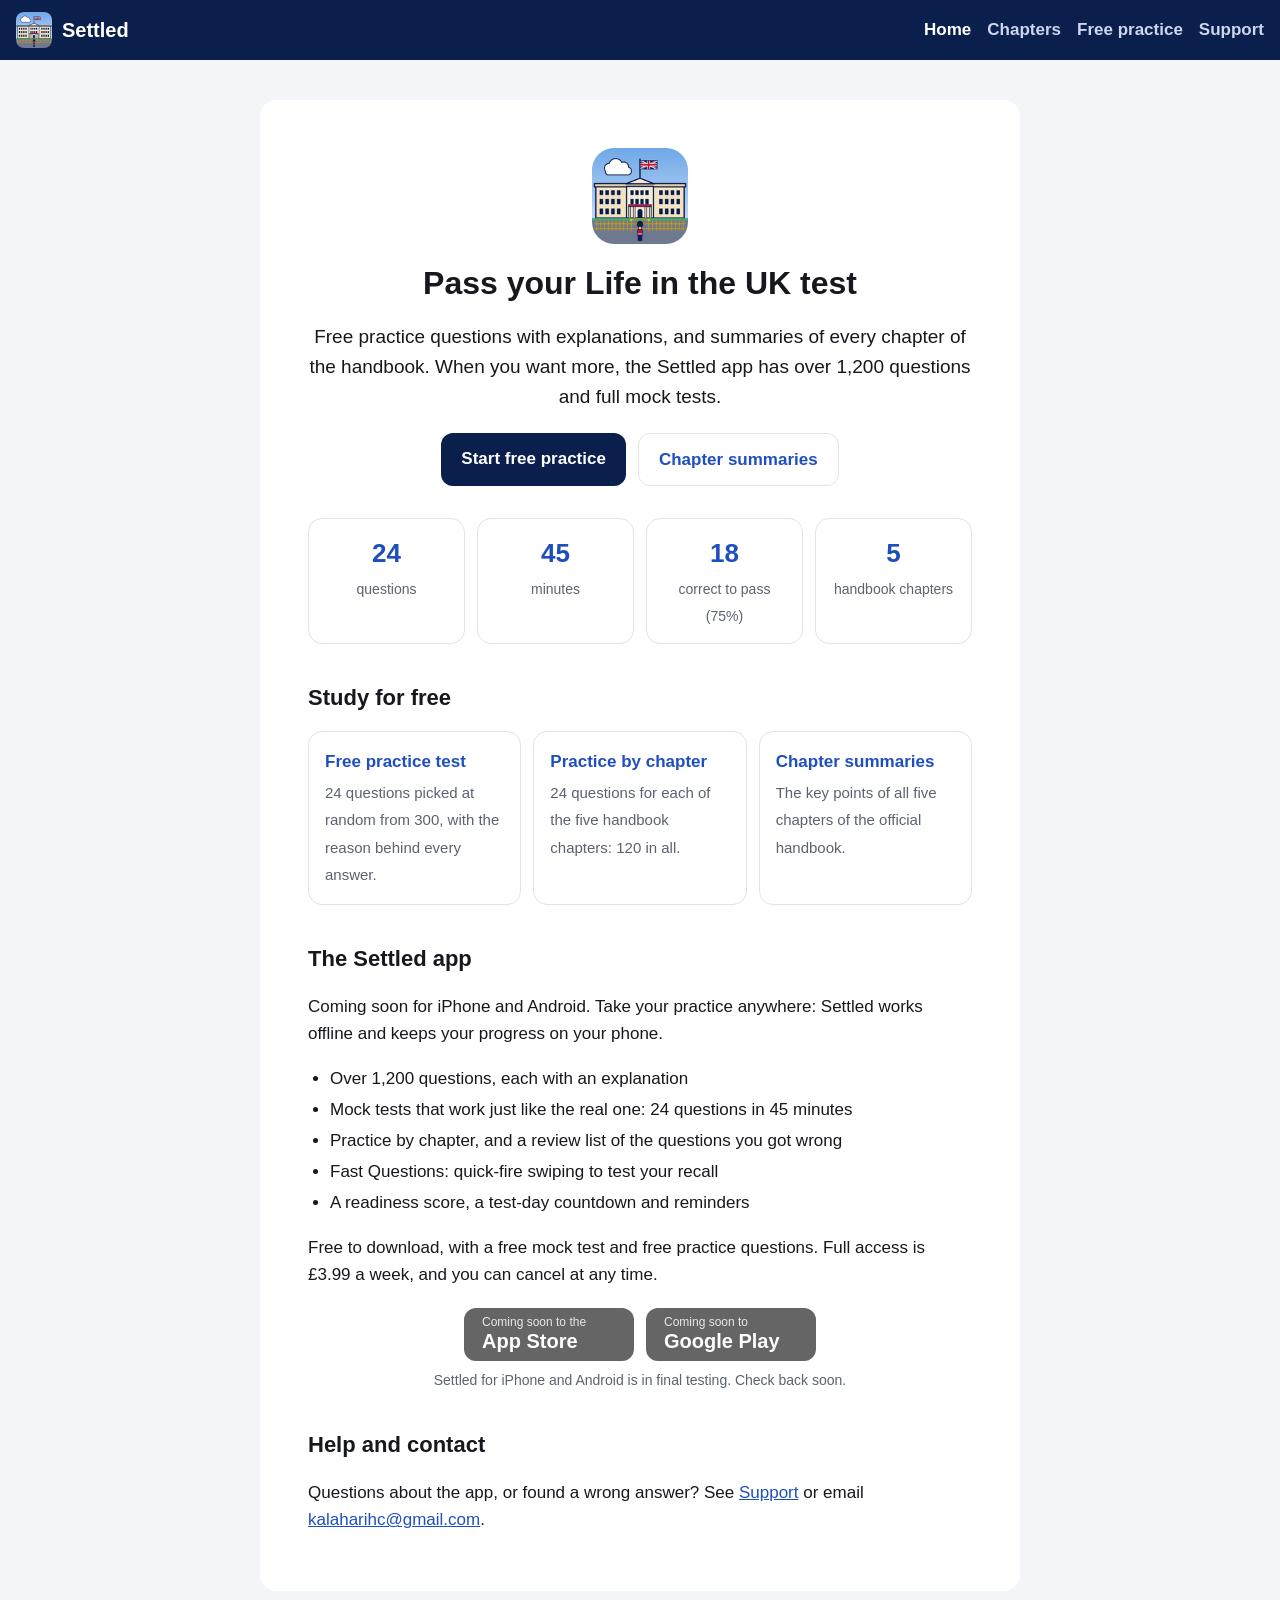
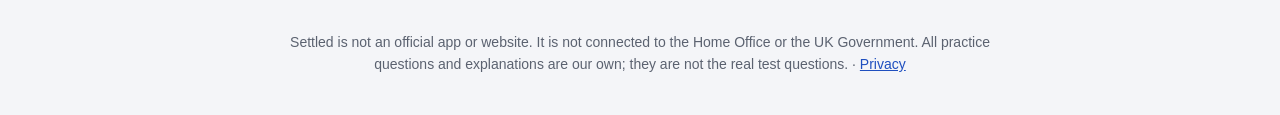
<file: index.html>
<!DOCTYPE html>
<html lang="en-GB">
<head>
<meta charset="utf-8">
<meta name="viewport" content="width=device-width, initial-scale=1">
<title>Settled – Life in the UK Test Practice</title>
<meta name="description" content="Free Life in the UK test practice: 300 practice questions with explanations and chapter summaries. Plus the Settled app for iPhone and Android.">
<link rel="stylesheet" href="style.css">
<link rel="icon" href="icon.png">
<!-- ADSENSE: paste the AdSense <script> tag here once your account is approved -->
</head>
<body>
<header class="bar"><a href="index.html" class="brand"><img src="icon.png" alt="" width="36" height="36">Settled</a><nav><a href="index.html" aria-current="page">Home</a><a href="chapters.html">Chapters</a><a href="practice.html">Free practice</a><a href="support.html">Support</a></nav></header>
<main>
<section class="hero">
<img src="icon.png" alt="Settled app icon" width="96" height="96">
<h1>Pass your Life in the UK test</h1>
<p class="lead">Free practice questions with explanations, and summaries of every chapter of the handbook. When you want more, the Settled app has over 1,200 questions and full mock tests.</p>
<div class="buttons">
<a class="btn" href="practice.html">Start free practice</a>
<a class="btn secondary" href="chapters.html">Chapter summaries</a>
</div>
</section>

<div class="facts">
<div class="fact"><b>24</b><span>questions</span></div>
<div class="fact"><b>45</b><span>minutes</span></div>
<div class="fact"><b>18</b><span>correct to pass (75%)</span></div>
<div class="fact"><b>5</b><span>handbook chapters</span></div>
</div>

<!-- AD SLOT: home-top -->
<div class="ad"></div>

<h2>Study for free</h2>
<div class="cards">
<a class="card" href="practice.html"><strong>Free practice test</strong><span>24 questions picked at random from 300, with the reason behind every answer.</span></a>
<a class="card" href="practice.html#modes"><strong>Practice by chapter</strong><span>24 questions for each of the five handbook chapters: 120 in all.</span></a>
<a class="card" href="chapters.html"><strong>Chapter summaries</strong><span>The key points of all five chapters of the official handbook.</span></a>
</div>

<h2>The Settled app</h2>
<p>Coming soon for iPhone and Android. Take your practice anywhere: Settled works offline and keeps your progress on your phone.</p>
<ul>
<li>Over 1,200 questions, each with an explanation</li>
<li>Mock tests that work just like the real one: 24 questions in 45 minutes</li>
<li>Practice by chapter, and a review list of the questions you got wrong</li>
<li>Fast Questions: quick-fire swiping to test your recall</li>
<li>A readiness score, a test-day countdown and reminders</li>
</ul>
<p>Free to download, with a free mock test and free practice questions. Full access is £3.99 a week, and you can cancel at any time.</p>
<!-- APP LINKS: both apps are still in development. At launch, replace each <span> with
     <a class="store" href="...">: iPhone https://apps.apple.com/app/id6816690022
     and Android https://play.google.com/store/apps/details?id=com.settled.lifeinuk -->
<div class="stores">
<span class="store" aria-disabled="true"><small>Coming soon to the</small>App Store</span>
<span class="store" aria-disabled="true"><small>Coming soon to</small>Google Play</span>
</div>
<p class="note">Settled for iPhone and Android is in final testing. Check back soon.</p>

<!-- AD SLOT: home-bottom -->
<div class="ad"></div>

<h2>Help and contact</h2>
<p>Questions about the app, or found a wrong answer? See <a href="support.html">Support</a> or email <a href="mailto:kalaharihc@gmail.com">kalaharihc@gmail.com</a>.</p>
</main>
<footer>Settled is not an official app or website. It is not connected to the Home Office or the UK Government. All practice questions and explanations are our own; they are not the real test questions. · <a href="privacy.html">Privacy</a></footer>
</body>
</html>
</file>
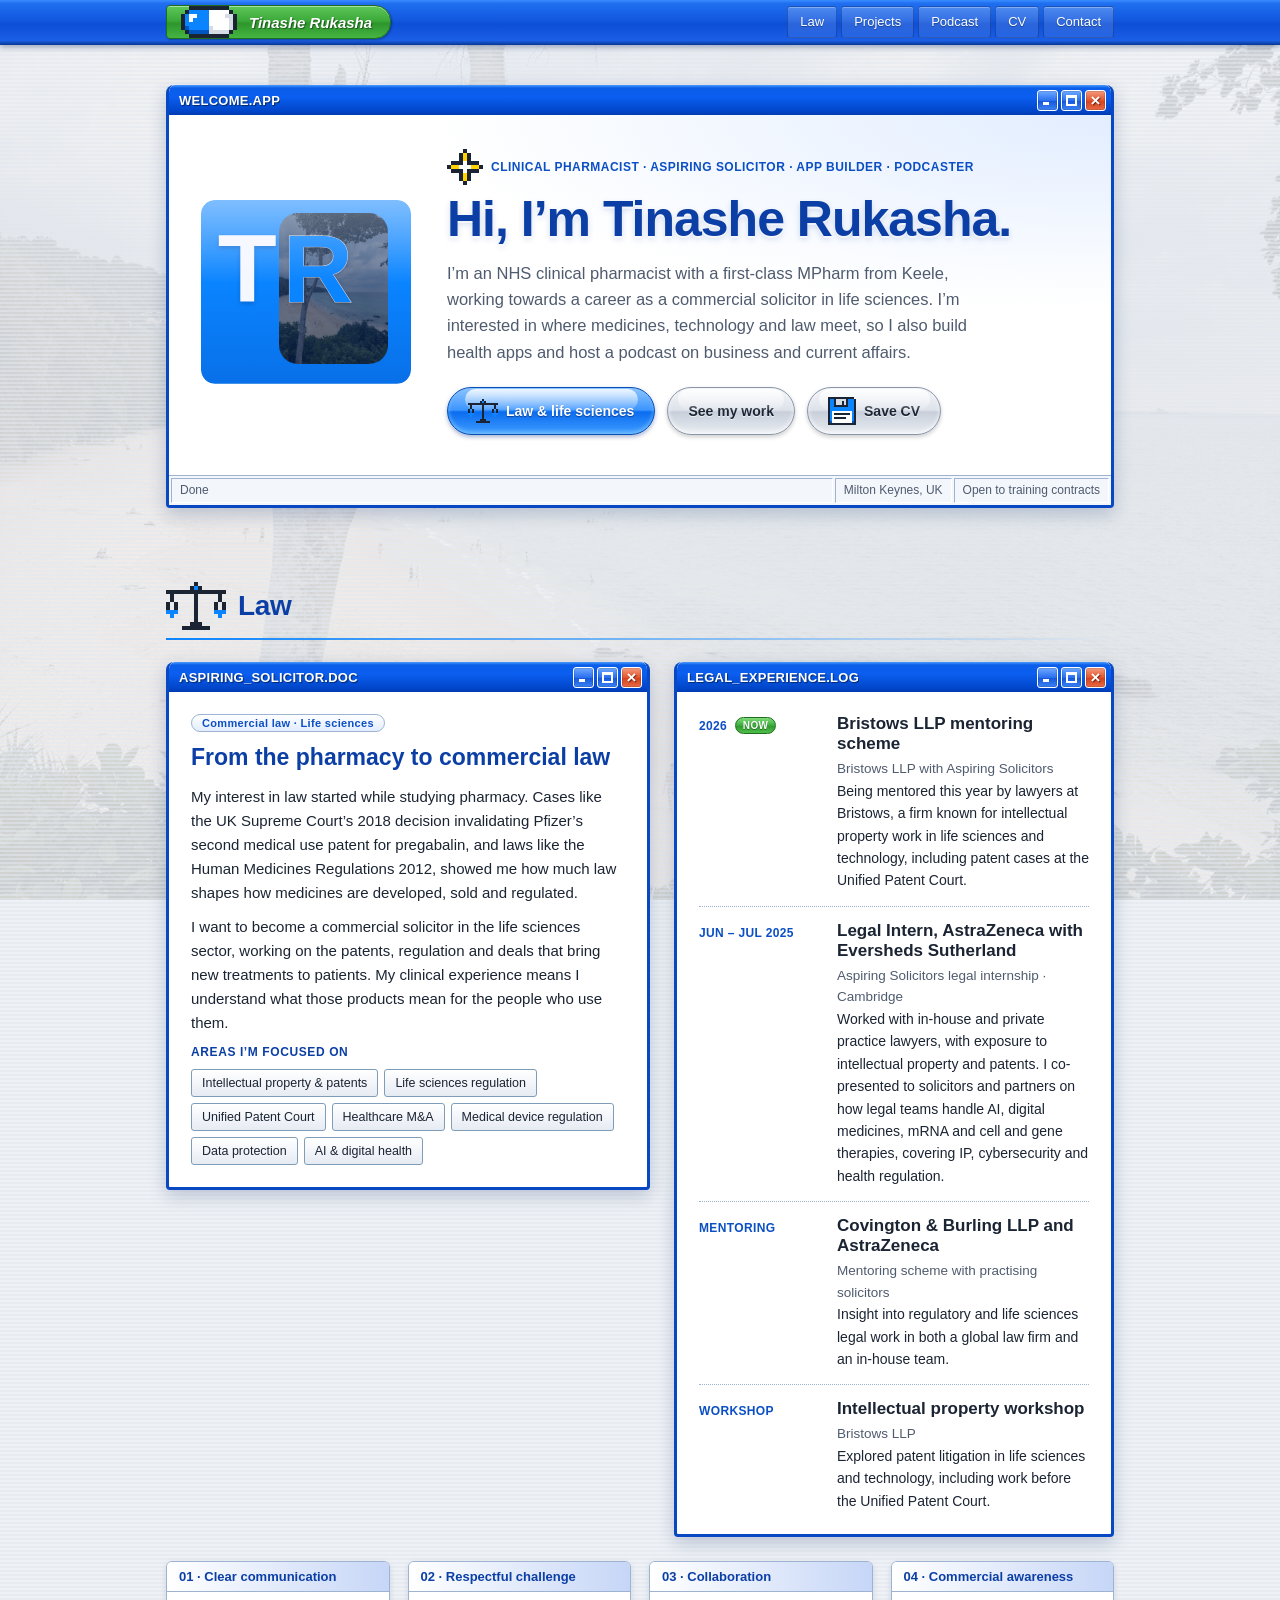
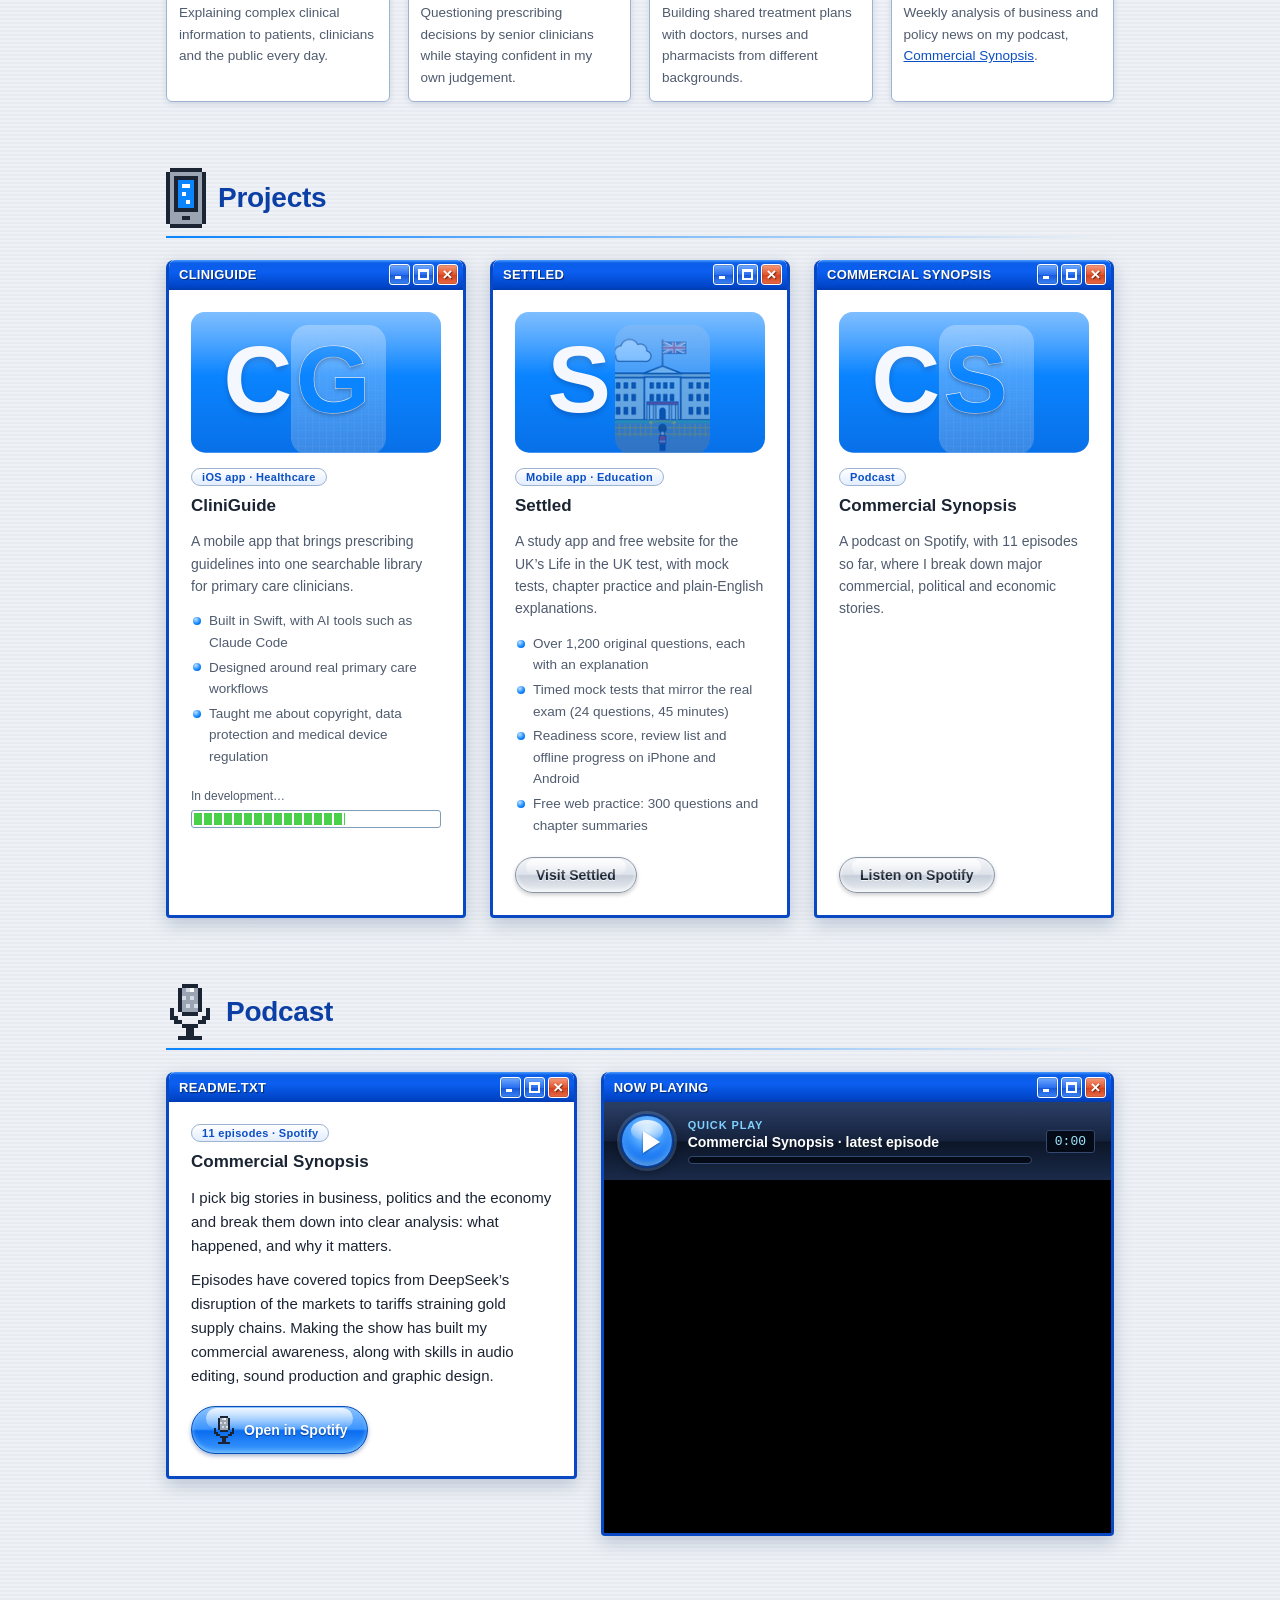
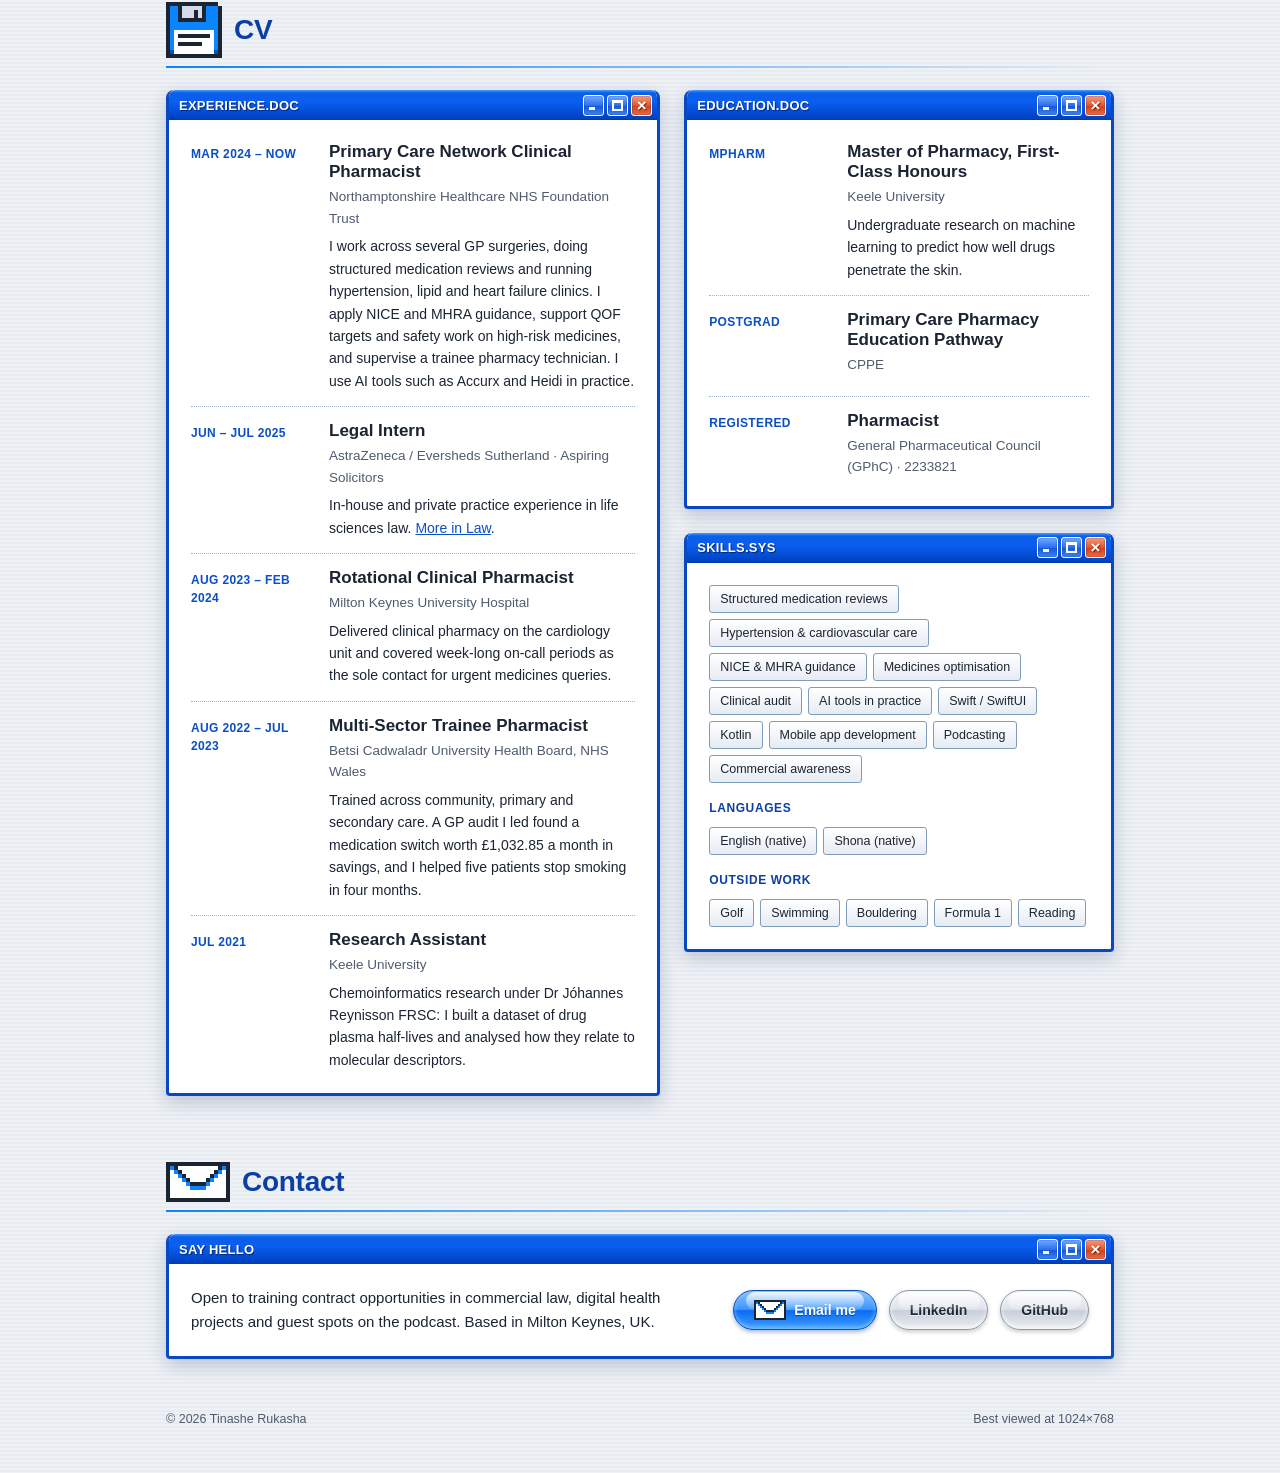
<file: portfolio/index.html>
<!DOCTYPE html>
<html lang="en-GB">
<head>
<meta charset="utf-8">
<meta name="viewport" content="width=device-width, initial-scale=1">
<!-- DRAFT: keep out of search engines until you decide to launch. Remove this line to go public. -->
<meta name="robots" content="noindex, nofollow">
<title>Tinashe Rukasha – Portfolio</title>
<meta name="description" content="Tinashe Rukasha: NHS clinical pharmacist and aspiring commercial solicitor in life sciences, app builder and host of the Commercial Synopsis podcast.">
<link rel="icon" href="https://ruktin-eng.github.io/settled/icon.png">
<script>document.documentElement.classList.add("js");</script>
<style>
:root {
  --page: #eef1f5;
  --stripe: #e3e8ef;
  --surface: #ffffff;
  --text: #1b2433;
  --muted: #4f5b6e;
  --line: #9db3d1;
  --soft: #f3f6fb;
  --xp1: #0a5ee8;   /* XP Luna blue */
  --xp2: #3d95ff;
  --xp3: #0045c8;
  --frame: #0848c2;
  --blue: #0a84ff;
  --accent: #0b4fc4;
  --accent-soft: #e2edff;
  --letter: #f5f7ff;
  --heading: #0b3fa5;
  --veil: rgba(238,241,245,.84);
  --stripe-a: rgba(227,232,239,.55);
  --font: Tahoma, Verdana, "Segoe UI", Geneva, sans-serif;
  --display: "Trebuchet MS", "Lucida Grande", Tahoma, sans-serif;
  --mono: "Lucida Console", Consolas, "Courier New", monospace;
}
@media (prefers-color-scheme: dark) {
  :root {
    --page: #0c1322;
    --stripe: #101a2e;
    --surface: #151f33;
    --text: #e6ecf6;
    --muted: #a9b6cc;
    --line: #2f4672;
    --soft: #1a2640;
    --accent: #79b0ff;
    --accent-soft: #15284a;
    --heading: #8dbbff;
    --veil: rgba(12,19,34,.88);
    --stripe-a: rgba(16,26,46,.6);
  }
}
* { box-sizing: border-box; }
html { scroll-behavior: smooth; }
body {
  margin: 0; color: var(--text);
  background-color: var(--page);
  /* Faint "desktop wallpaper" photo under Aqua pinstripes */
  background-image:
    repeating-linear-gradient(180deg, transparent 0 2px, var(--stripe-a) 2px 4px),
    linear-gradient(var(--veil), var(--veil)),
    url("photo.jpg");
  background-size: auto, auto, cover;
  background-position: 0 0, 0 0, center 60%;
  background-attachment: scroll, scroll, fixed;
  font: 15px/1.6 var(--font);
}
a { color: var(--accent); }
.wrap { max-width: 980px; margin: 0 auto; padding: 0 16px; }
svg.sprite { image-rendering: pixelated; shape-rendering: crispEdges; flex: none; }

/* ---------- Taskbar ---------- */
.menubar {
  position: sticky; top: 0; z-index: 10;
  background: linear-gradient(180deg, #3a8cff 0%, #1f6ff0 8%, #1258e0 45%, #0d4fd6 55%, #1b5fe6 92%, #0b3fa5 100%);
  border-bottom: 1px solid #0a3a9a; box-shadow: 0 2px 6px rgba(0,30,90,.35);
}
.menubar .wrap { display: flex; align-items: center; justify-content: space-between; gap: 12px; height: 44px; }
.menubar .name {
  display: inline-flex; align-items: center; gap: 8px; height: 34px; padding: 0 18px 0 10px;
  color: #fff; text-decoration: none; font: italic bold 15px var(--display); text-shadow: 1px 1px 1px rgba(0,0,0,.45);
  background: linear-gradient(180deg, #5fc75a 0%, #3caa3a 45%, #2e962c 55%, #45b542 100%);
  border-radius: 4px 16px 16px 4px; border: 1px solid #1f6e1d;
  box-shadow: inset 0 1px 0 rgba(255,255,255,.45), 1px 1px 2px rgba(0,0,0,.3);
}
.menubar nav { display: flex; gap: 4px; flex-wrap: wrap; }
.menubar nav a {
  color: #fff; text-decoration: none; font-size: 13px; padding: 5px 12px; border-radius: 3px;
  background: linear-gradient(180deg, rgba(255,255,255,.22), rgba(255,255,255,.06));
  border: 1px solid rgba(0,20,80,.35); box-shadow: inset 0 1px 0 rgba(255,255,255,.3);
  text-shadow: 0 1px 1px rgba(0,0,0,.35);
}
.menubar nav a:hover, .menubar nav a:focus-visible { background: linear-gradient(180deg, rgba(255,255,255,.4), rgba(255,255,255,.15)); outline: none; }

/* ---------- XP windows ---------- */
.win {
  background: var(--surface); border: 3px solid var(--frame); border-top: 0;
  border-radius: 8px 8px 4px 4px; overflow: hidden;
  box-shadow: 0 6px 18px rgba(10,40,100,.22);
  display: flex; flex-direction: column;
}
.titlebar {
  display: flex; align-items: center; gap: 3px; height: 30px; padding: 0 5px 0 10px;
  background: linear-gradient(180deg, #4a9bff 0%, var(--xp1) 10%, #0b5ef0 40%, var(--xp3) 88%, #003bb0 100%);
  color: #fff; font: bold 13px var(--display); text-shadow: 1px 1px 1px rgba(0,0,0,.5);
  border-radius: 6px 6px 0 0;
}
.titlebar .title { margin-right: auto; white-space: nowrap; overflow: hidden; text-overflow: ellipsis; letter-spacing: .02em; }
.ctl {
  position: relative; width: 21px; height: 21px; flex: none; border-radius: 3px; border: 1px solid #fff;
  background: linear-gradient(180deg, #6faaff, #2a6ff0 50%, #1556d8 51%, #3a82f5);
  box-shadow: inset 0 0 0 1px rgba(0,0,0,.12);
}
.ctl.close { background: linear-gradient(180deg, #f39b7f, #e2552d 50%, #d4401b 51%, #e86a45); }
.ctl::after { content: ""; position: absolute; background: #fff; }
.ctl.min::after { left: 5px; right: 8px; bottom: 5px; height: 3px; }
.ctl.max::after { inset: 4px; background: transparent; border: 2px solid #fff; border-top-width: 3px; }
.ctl.close::after { content: "×"; inset: 0; background: none; color: #fff; font: bold 17px/19px Arial, sans-serif; text-align: center; }
.win-body { padding: 22px; display: flex; flex-direction: column; gap: 10px; flex: 1; }
.statusbar {
  display: flex; gap: 2px; padding: 2px; font-size: 12px; color: var(--muted);
  background: var(--soft); border-top: 1px solid var(--line);
}
.statusbar span { padding: 2px 8px; border: 1px solid var(--line); border-color: var(--line) #fff #fff var(--line); }
.statusbar span:first-child { flex: 1; }

/* ---------- Aqua gel buttons ---------- */
.btn {
  position: relative; display: inline-flex; align-items: center; gap: 8px;
  padding: 9px 20px; border-radius: 999px; text-decoration: none; cursor: pointer;
  font: bold 14px var(--display); color: #fff; text-shadow: 0 1px 1px rgba(0,30,90,.6);
  background: linear-gradient(180deg, #8cc4ff 0%, #3c95ff 48%, #0a6cf0 52%, #3f9cff 100%);
  border: 1px solid #0a4fb5; overflow: hidden;
  box-shadow: 0 2px 4px rgba(0,40,120,.35), inset 0 -2px 4px rgba(160,220,255,.6);
}
.btn::before {
  content: ""; position: absolute; left: 8%; right: 8%; top: 1px; height: 46%;
  border-radius: 999px; background: linear-gradient(180deg, rgba(255,255,255,.85), rgba(255,255,255,.1));
  pointer-events: none;
}
.btn > * { position: relative; }
.btn.ghost {
  color: #1b2433; text-shadow: 0 1px 0 rgba(255,255,255,.7); border-color: #8a96a8;
  background: linear-gradient(180deg, #f4f6f9 0%, #dde2ea 48%, #c8cfda 52%, #e9edf2 100%);
  box-shadow: 0 2px 4px rgba(0,0,0,.2), inset 0 -2px 4px rgba(255,255,255,.7);
}
.btn:hover { filter: brightness(1.07) saturate(1.1); }
.btn:active { transform: translateY(1px); filter: brightness(.95); }
.btn:focus-visible { outline: 2px dotted var(--accent); outline-offset: 3px; }
.buttons { display: flex; gap: 12px; flex-wrap: wrap; }

/* ---------- Hero ---------- */
.hero { margin: 40px 0 52px; }
.hero .win-body {
  display: grid; grid-template-columns: auto 1fr; gap: 36px; align-items: center; padding: 34px 32px 40px;
  background: radial-gradient(120% 90% at 100% 0%, var(--accent-soft), transparent 60%);
}
.eyebrow { display: flex; align-items: center; gap: 8px; font: bold 12px var(--font); color: var(--accent); letter-spacing: .04em; text-transform: uppercase; margin: 0 0 8px; }
h1 {
  font: bold clamp(32px, 5.6vw, 50px)/1.05 var(--display); letter-spacing: -0.02em; margin: 0 0 14px;
  color: var(--heading); text-shadow: 0 2px 0 rgba(255,255,255,.6), 0 3px 6px rgba(10,60,160,.18);
}
.lead { color: var(--muted); font-size: 16.5px; margin: 0 0 22px; max-width: 58ch; }

/* ---------- Monogram (faint picture tile) ---------- */
.mark {
  position: relative; overflow: hidden; container-type: inline-size;
  background: linear-gradient(180deg, #3a9bff 0%, var(--blue) 45%, #0870e8 100%);
  aspect-ratio: 8 / 7; border-radius: 14px;
  font-family: Arial, Helvetica, sans-serif; font-weight: bold; line-height: 1;
}
.mark::after { /* glossy sheen */
  content: ""; position: absolute; inset: 0 0 55% 0; z-index: 3; pointer-events: none;
  background: linear-gradient(180deg, rgba(255,255,255,.35), rgba(255,255,255,0));
}
.mark .l1, .mark .l2 { position: absolute; top: 10cqw; font-size: 46cqw; letter-spacing: -0.04em; }
.mark .l1 { left: 8cqw; color: var(--letter); z-index: 2; text-shadow: 0 1cqw 2cqw rgba(0,30,90,.25); }
.mark .l2 { left: 39cqw; color: var(--blue); z-index: 2; -webkit-text-stroke: .5cqw #fff; paint-order: stroke fill; text-shadow: 0 .6cqw 1.6cqw rgba(0,20,60,.35); }
.mark .tile {
  position: absolute; left: 37cqw; top: 6cqw; width: 52cqw; height: 72cqw; border-radius: 9cqw;
  background-size: cover; background-position: center; opacity: .3;
  background-image:
    repeating-linear-gradient(90deg, rgba(255,255,255,.35) 0 1px, transparent 1px 7px),
    repeating-linear-gradient(0deg, rgba(255,255,255,.25) 0 1px, transparent 1px 8px),
    linear-gradient(172deg, #ffffff 0%, #dbe7f7 40%, #a9bfdc 100%);
}
.mark .tile.app { background-image: url("https://ruktin-eng.github.io/settled/icon.png"); opacity: .4; }
.hero .mark .tile { background-image: linear-gradient(rgba(6,24,64,.55), rgba(6,24,64,.55)), url("photo.jpg"); background-position: center, 30% 55%; opacity: .9; }
.hero .mark {
  width: 210px; box-shadow: 0 8px 20px rgba(10,60,160,.3);
  -webkit-box-reflect: below 6px linear-gradient(transparent 62%, rgba(255,255,255,.28));
}
.card .mark { width: auto; aspect-ratio: 16 / 9; border-radius: 10px; margin: 0 0 6px; }
.card .mark .l1, .card .mark .l2 { top: 8cqw; font-size: 38cqw; }
.card .mark .l1 { left: 13cqw; }
.card .mark .l2 { left: 42cqw; }
.card .mark .tile { left: 40cqw; top: 5cqw; width: 38cqw; height: 52cqw; border-radius: 7cqw; }

/* ---------- Sections ---------- */
section { padding: 22px 0 44px; }
h2 {
  display: flex; align-items: center; gap: 12px; margin: 0 0 22px; padding-bottom: 8px;
  font: bold 28px var(--display); color: var(--heading); letter-spacing: -0.01em;
  border-bottom: 2px solid; border-image: linear-gradient(90deg, var(--blue), transparent) 1;
}
h3 { margin: 0 0 4px; font: bold 17px var(--display); }
.tag {
  align-self: flex-start; font: bold 11px var(--font); letter-spacing: .03em; color: var(--accent);
  padding: 2px 10px; border-radius: 999px; border: 1px solid var(--line);
  background: linear-gradient(180deg, #fff, var(--accent-soft));
}
@media (prefers-color-scheme: dark) { .tag { background: var(--accent-soft); } }
.label { font: bold 12px var(--font); color: var(--heading); text-transform: uppercase; letter-spacing: .05em; margin: 8px 0 2px; }

/* Project windows */
.grid { display: grid; grid-template-columns: repeat(auto-fit, minmax(270px, 1fr)); gap: 24px; }
.card { transition: transform .15s, box-shadow .15s; }
.card:hover { transform: translateY(-3px); box-shadow: 0 12px 26px rgba(10,40,100,.28); }
.card p { margin: 0; color: var(--muted); font-size: 14px; }
.card ul { margin: 0; padding-left: 0; list-style: none; color: var(--muted); font-size: 13.5px; }
.card li { padding-left: 18px; position: relative; margin: 3px 0; }
.card li::before {
  content: ""; position: absolute; left: 2px; top: .5em; width: 8px; height: 8px; border-radius: 50%;
  background: radial-gradient(circle at 35% 30%, #bfe0ff, var(--blue) 60%, #0050c0);
}
.card .links { margin-top: auto; padding-top: 8px; }
.progress { margin-top: 6px; }
.progress span { display: block; font-size: 12px; color: var(--muted); margin-bottom: 4px; }
.progress .bar {
  height: 18px; padding: 2px; border: 1px solid #7f9db9; border-radius: 3px; background: #fff; overflow: hidden;
}
.progress .bar::before {
  content: ""; display: block; height: 100%; width: 62%;
  background: repeating-linear-gradient(90deg, #4bd04b 0 8px, transparent 8px 10px);
  -webkit-mask: linear-gradient(180deg, #000, #000); animation: load 3s steps(6) infinite alternate;
}
@keyframes load { from { width: 38%; } to { width: 74%; } }

.now {
  display: inline-block; margin-left: 4px; padding: 0 7px; border-radius: 999px; font-size: 10px; vertical-align: 1px;
  color: #fff; text-shadow: 0 1px 0 rgba(0,60,0,.5); border: 1px solid #1f6e1d;
  background: linear-gradient(180deg, #7fdc7a, #3caa3a 50%, #2e962c 51%, #4fbf4b);
}
/* Law */
.law { display: grid; grid-template-columns: 1.1fr 1fr; gap: 24px; align-items: start; }
.law .win-body p { margin: 0; }
h3.big { font-size: 23px; color: var(--heading); line-height: 1.15; margin: 2px 0 4px; }
.skills4 { display: grid; grid-template-columns: repeat(4, 1fr); gap: 18px; margin-top: 24px; }
.skills4 .win { border: 1px solid var(--line); border-radius: 6px; box-shadow: 0 2px 6px rgba(10,40,100,.12); }
.skills4 .win-body { padding: 0; gap: 0; }
.skills4 .label {
  margin: 0; padding: 7px 12px; color: var(--heading); text-transform: none; letter-spacing: 0; font-size: 13px;
  background: linear-gradient(90deg, #fff, #c6d6f7); border-bottom: 1px solid var(--line);
}
@media (prefers-color-scheme: dark) { .skills4 .label { background: linear-gradient(90deg, var(--surface), var(--accent-soft)); } }
.skills4 p:not(.label) { margin: 0; padding: 10px 12px 12px; font-size: 13.5px; color: var(--muted); }

/* Podcast */
.podcast { display: grid; grid-template-columns: 1fr 1.25fr; gap: 24px; align-items: start; }
.podcast iframe { width: 100%; border: 0; display: block; min-height: 352px; background: #000; }
#spotify-embed { min-height: 352px; background: #000; }
.podcast .win-body p { margin: 0; }
.player .win-body { padding: 0; gap: 0; }

/* Quick play: Windows Media Player style control bar */
.wmp {
  display: flex; align-items: center; gap: 14px; padding: 12px 16px;
  background: linear-gradient(180deg, #2b3f66 0%, #15223d 50%, #0c1628 51%, #1a2a49 100%);
  border-bottom: 1px solid #000; color: #cfe3ff;
}
.playbtn {
  position: relative; flex: none; width: 54px; height: 54px; border-radius: 50%; cursor: pointer;
  border: 2px solid #0a3c8f;
  background: radial-gradient(circle at 50% 30%, #bfe2ff 0%, #4ba3ff 35%, #0a6cf0 65%, #063f9e 100%);
  box-shadow: 0 0 0 3px rgba(120,180,255,.25), 0 3px 8px rgba(0,0,0,.5), inset 0 -4px 8px rgba(160,220,255,.6);
}
.playbtn::before {
  content: ""; position: absolute; left: 18%; right: 18%; top: 4px; height: 42%; border-radius: 50%;
  background: linear-gradient(180deg, rgba(255,255,255,.85), rgba(255,255,255,0)); pointer-events: none;
}
.playbtn .icon { /* play triangle */
  position: absolute; left: 21px; top: 15px; width: 0; height: 0;
  border-left: 17px solid #fff; border-top: 11px solid transparent; border-bottom: 11px solid transparent;
  filter: drop-shadow(0 1px 1px rgba(0,30,90,.6));
}
.playbtn.playing .icon { /* pause bars */
  left: 17px; top: 15px; width: 6px; height: 22px; border: 0; background: #fff; box-shadow: 11px 0 0 #fff;
}
.playbtn:hover { filter: brightness(1.1); }
.playbtn:active { transform: scale(.96); }
.playbtn:focus-visible { outline: 2px dotted #8fc4ff; outline-offset: 4px; }
.wmp-info { flex: 1; min-width: 0; display: flex; flex-direction: column; gap: 3px; }
.wmp-label { font: bold 11px var(--font); text-transform: uppercase; letter-spacing: .08em; color: #7fd0ff; }
.wmp-title { font: bold 14px var(--display); color: #fff; white-space: nowrap; overflow: hidden; text-overflow: ellipsis; }
.seek { height: 8px; border-radius: 4px; background: #050b16; border: 1px solid #33496f; overflow: hidden; margin-top: 3px; }
.seek-fill { height: 100%; width: 0; background: linear-gradient(180deg, #9fe8ff, #2fa8ff 50%, #0a6cf0); transition: width .4s linear; }
.wmp-time { font: 13px var(--mono); color: #9fe8ff; background: #050b16; border: 1px solid #33496f; padding: 3px 8px; border-radius: 3px; }

/* CV */
.cv-cols { display: grid; grid-template-columns: 1.15fr 1fr; gap: 24px; align-items: start; }
.side { display: flex; flex-direction: column; gap: 24px; }
.timeline { list-style: none; margin: 0; padding: 0; }
.timeline li { display: grid; grid-template-columns: 124px 1fr; gap: 14px; padding: 14px 0; border-bottom: 1px dotted var(--line); }
.timeline li:first-child { padding-top: 0; }
.timeline li:last-child { border-bottom: 0; padding-bottom: 0; }
.when { font: bold 12px/1.5 var(--font); color: var(--accent); padding-top: 3px; text-transform: uppercase; letter-spacing: .03em; }
.timeline .org { color: var(--muted); font-size: 13.5px; margin: 0 0 6px; }
.timeline p { margin: 0; font-size: 14px; }
.chips { display: flex; flex-wrap: wrap; gap: 6px; }
.chips span {
  padding: 3px 10px; font-size: 12.5px; border-radius: 3px; border: 1px solid #7f9db9; color: var(--text);
  background: linear-gradient(180deg, #ffffff, #e6ebf3);
}
@media (prefers-color-scheme: dark) { .chips span { background: var(--soft); border-color: var(--line); } }

/* Contact */
.contact .win-body { flex-direction: row; align-items: center; gap: 22px; flex-wrap: wrap; }
.contact p { margin: 0; flex: 1 1 260px; }

footer { padding: 6px 0 44px; font-size: 12.5px; color: var(--muted); }
footer .wrap { display: flex; justify-content: space-between; gap: 12px; flex-wrap: wrap; }

@media (max-width: 900px) { .skills4 { grid-template-columns: 1fr 1fr; } }
@media (max-width: 720px) {
  .hero { margin-top: 24px; }
  .hero .win-body { grid-template-columns: 1fr; padding: 22px 20px 28px; gap: 28px; }
  .hero .mark { width: 150px; }
  .podcast, .cv-cols, .law { grid-template-columns: 1fr; }
  .skills4 { grid-template-columns: 1fr 1fr; gap: 12px; }
  .timeline li { grid-template-columns: 1fr; gap: 0; }
  .menubar .wrap { height: auto; padding-top: 6px; padding-bottom: 6px; flex-wrap: wrap; }
  .menubar nav a { padding: 4px 8px; font-size: 12px; }
  h2 { font-size: 23px; }
}
/* ---------- Scroll transitions ---------- */
/* Windows "open" like XP; monogram images wipe in with a slow zoom and the letters slide into place. */
.js .reveal { opacity: 0; transform: translateY(28px) scale(.96); transform-origin: 50% 0; }
.js .reveal.in {
  opacity: 1; transform: none;
  transition: opacity .55s ease-out, transform .65s cubic-bezier(.2,.9,.25,1.15);
  transition-delay: var(--delay, 0s);
}
.js .reveal .mark { clip-path: inset(0 100% 0 0 round 14px); }
.js .reveal.in .mark { clip-path: inset(0 0 0 0 round 14px); transition: clip-path .9s cubic-bezier(.65,0,.35,1) calc(var(--delay, 0s) + .15s); }
.js .reveal .mark .tile { transform: scale(1.25); }
.js .reveal.in .mark .tile { transform: scale(1); transition: transform 2.4s cubic-bezier(.2,.7,.2,1) calc(var(--delay, 0s) + .2s); }
.js .reveal .mark .l1 { transform: translateX(-30cqw); opacity: 0; }
.js .reveal .mark .l2 { transform: translateX(30cqw); opacity: 0; }
.js .reveal.in .mark .l1, .js .reveal.in .mark .l2 {
  transform: none; opacity: 1;
  transition: transform .8s cubic-bezier(.2,.9,.25,1.1) calc(var(--delay, 0s) + .45s), opacity .5s calc(var(--delay, 0s) + .45s);
}
.js h2.reveal { transform: translateX(-24px); }
.js h2.reveal.in { transform: none; }

@media (prefers-reduced-motion: reduce) {
  .js .reveal, .js .reveal .mark, .js .reveal .mark .tile, .js .reveal .mark .l1, .js .reveal .mark .l2 {
    opacity: 1 !important; transform: none !important; clip-path: none !important; transition: none !important;
  }
  .progress .bar::before { animation: none; }
  .card, .btn { transition: none; }
}
@media print {
  .menubar, .buttons, .player, .statusbar, .progress { display: none; }
  body { background: #fff; color: #000; }
  .win { box-shadow: none; }
  section { break-inside: avoid; }
}
</style>
</head>
<body>

<header class="menubar">
  <div class="wrap">
    <a class="name" href="#top"><svg class="sprite" width="64" height="32" viewBox="0 0 16 8" aria-hidden="true" focusable="false"><rect x="3" y="0" width="10" height="1" style="fill:var(--text)"/><rect x="2" y="1" width="1" height="1" style="fill:var(--text)"/><rect x="3" y="1" width="5" height="1" style="fill:#0a84ff"/><rect x="8" y="1" width="5" height="1" style="fill:#ffffff"/><rect x="13" y="1" width="1" height="1" style="fill:var(--text)"/><rect x="1" y="2" width="1" height="1" style="fill:var(--text)"/><rect x="2" y="2" width="1" height="1" style="fill:#0a84ff"/><rect x="3" y="2" width="2" height="1" style="fill:#ffffff"/><rect x="5" y="2" width="3" height="1" style="fill:#0a84ff"/><rect x="8" y="2" width="4" height="1" style="fill:#ffffff"/><rect x="12" y="2" width="2" height="1" style="fill:#d6dce6"/><rect x="14" y="2" width="1" height="1" style="fill:var(--text)"/><rect x="1" y="3" width="1" height="1" style="fill:var(--text)"/><rect x="2" y="3" width="1" height="1" style="fill:#0a84ff"/><rect x="3" y="3" width="1" height="1" style="fill:#ffffff"/><rect x="4" y="3" width="4" height="1" style="fill:#0a84ff"/><rect x="8" y="3" width="5" height="1" style="fill:#ffffff"/><rect x="13" y="3" width="1" height="1" style="fill:#d6dce6"/><rect x="14" y="3" width="1" height="1" style="fill:var(--text)"/><rect x="1" y="4" width="1" height="1" style="fill:var(--text)"/><rect x="2" y="4" width="6" height="1" style="fill:#0a84ff"/><rect x="8" y="4" width="5" height="1" style="fill:#ffffff"/><rect x="13" y="4" width="1" height="1" style="fill:#d6dce6"/><rect x="14" y="4" width="1" height="1" style="fill:var(--text)"/><rect x="1" y="5" width="1" height="1" style="fill:var(--text)"/><rect x="2" y="5" width="1" height="1" style="fill:#0057c2"/><rect x="3" y="5" width="5" height="1" style="fill:#0a84ff"/><rect x="8" y="5" width="1" height="1" style="fill:#d6dce6"/><rect x="9" y="5" width="4" height="1" style="fill:#ffffff"/><rect x="13" y="5" width="1" height="1" style="fill:#d6dce6"/><rect x="14" y="5" width="1" height="1" style="fill:var(--text)"/><rect x="2" y="6" width="1" height="1" style="fill:var(--text)"/><rect x="3" y="6" width="5" height="1" style="fill:#0057c2"/><rect x="8" y="6" width="5" height="1" style="fill:#d6dce6"/><rect x="13" y="6" width="1" height="1" style="fill:var(--text)"/><rect x="3" y="7" width="10" height="1" style="fill:var(--text)"/></svg>Tinashe Rukasha</a>
    <nav>
      <a href="#law">Law</a>
      <a href="#projects">Projects</a>
      <a href="#podcast">Podcast</a>
      <a href="#cv">CV</a>
      <a href="#contact">Contact</a>
    </nav>
  </div>
</header>

<main class="wrap" id="top">

  <div class="win hero">
    <div class="titlebar"><span class="title">WELCOME.APP</span><span class="ctl min"></span><span class="ctl max"></span><span class="ctl close"></span></div>
    <div class="win-body">
      <div class="mark" aria-hidden="true"><span class="l1">T</span><span class="tile"></span><span class="l2">R</span></div>
      <div>
        <p class="eyebrow"><svg class="sprite" width="36" height="36" viewBox="0 0 9 9" aria-hidden="true" focusable="false"><rect x="4" y="0" width="1" height="1" style="fill:var(--text)"/><rect x="3" y="1" width="1" height="1" style="fill:var(--text)"/><rect x="4" y="1" width="1" height="1" style="fill:#ffd400"/><rect x="5" y="1" width="1" height="1" style="fill:var(--text)"/><rect x="3" y="2" width="1" height="1" style="fill:var(--text)"/><rect x="4" y="2" width="1" height="1" style="fill:#ffd400"/><rect x="5" y="2" width="1" height="1" style="fill:var(--text)"/><rect x="1" y="3" width="3" height="1" style="fill:var(--text)"/><rect x="4" y="3" width="1" height="1" style="fill:#ffffff"/><rect x="5" y="3" width="3" height="1" style="fill:var(--text)"/><rect x="0" y="4" width="1" height="1" style="fill:var(--text)"/><rect x="1" y="4" width="2" height="1" style="fill:#ffd400"/><rect x="3" y="4" width="3" height="1" style="fill:#ffffff"/><rect x="6" y="4" width="2" height="1" style="fill:#ffd400"/><rect x="8" y="4" width="1" height="1" style="fill:var(--text)"/><rect x="1" y="5" width="3" height="1" style="fill:var(--text)"/><rect x="4" y="5" width="1" height="1" style="fill:#ffffff"/><rect x="5" y="5" width="3" height="1" style="fill:var(--text)"/><rect x="3" y="6" width="1" height="1" style="fill:var(--text)"/><rect x="4" y="6" width="1" height="1" style="fill:#ffd400"/><rect x="5" y="6" width="1" height="1" style="fill:var(--text)"/><rect x="3" y="7" width="1" height="1" style="fill:var(--text)"/><rect x="4" y="7" width="1" height="1" style="fill:#ffd400"/><rect x="5" y="7" width="1" height="1" style="fill:var(--text)"/><rect x="4" y="8" width="1" height="1" style="fill:var(--text)"/></svg>Clinical pharmacist · Aspiring solicitor · App builder · Podcaster</p>
        <h1>Hi, I’m Tinashe Rukasha.</h1>
        <p class="lead">I’m an NHS clinical pharmacist with a first-class MPharm from Keele, working towards a career as a commercial solicitor in life sciences. I’m interested in where medicines, technology and law meet, so I also build health apps and host a podcast on business and current affairs.</p>
        <div class="buttons">
          <a class="btn" href="#law"><svg class="sprite" width="30" height="24" viewBox="0 0 15 12" aria-hidden="true" focusable="false"><rect x="7" y="0" width="1" height="1" style="fill:var(--text)"/><rect x="6" y="1" width="1" height="1" style="fill:var(--text)"/><rect x="7" y="1" width="1" height="1" style="fill:#0a84ff"/><rect x="8" y="1" width="1" height="1" style="fill:var(--text)"/><rect x="0" y="2" width="15" height="1" style="fill:var(--text)"/><rect x="1" y="3" width="1" height="1" style="fill:var(--text)"/><rect x="7" y="3" width="1" height="1" style="fill:var(--text)"/><rect x="13" y="3" width="1" height="1" style="fill:var(--text)"/><rect x="1" y="4" width="1" height="1" style="fill:var(--text)"/><rect x="7" y="4" width="1" height="1" style="fill:var(--text)"/><rect x="13" y="4" width="1" height="1" style="fill:var(--text)"/><rect x="0" y="5" width="1" height="1" style="fill:var(--text)"/><rect x="2" y="5" width="1" height="1" style="fill:var(--text)"/><rect x="7" y="5" width="1" height="1" style="fill:var(--text)"/><rect x="12" y="5" width="1" height="1" style="fill:var(--text)"/><rect x="14" y="5" width="1" height="1" style="fill:var(--text)"/><rect x="0" y="6" width="1" height="1" style="fill:var(--text)"/><rect x="2" y="6" width="1" height="1" style="fill:var(--text)"/><rect x="7" y="6" width="1" height="1" style="fill:var(--text)"/><rect x="12" y="6" width="1" height="1" style="fill:var(--text)"/><rect x="14" y="6" width="1" height="1" style="fill:var(--text)"/><rect x="0" y="7" width="3" height="1" style="fill:#0a84ff"/><rect x="7" y="7" width="1" height="1" style="fill:var(--text)"/><rect x="12" y="7" width="3" height="1" style="fill:#0a84ff"/><rect x="1" y="8" width="1" height="1" style="fill:#0a84ff"/><rect x="7" y="8" width="1" height="1" style="fill:var(--text)"/><rect x="13" y="8" width="1" height="1" style="fill:#0a84ff"/><rect x="7" y="9" width="1" height="1" style="fill:var(--text)"/><rect x="6" y="10" width="3" height="1" style="fill:var(--text)"/><rect x="4" y="11" width="7" height="1" style="fill:var(--text)"/></svg>Law &amp; life sciences</a>
          <a class="btn ghost" href="#projects">See my work</a>
          <a class="btn ghost" href="#cv" onclick="window.print(); return false;"><svg class="sprite" width="28" height="28" viewBox="0 0 14 14" aria-hidden="true" focusable="false"><rect x="0" y="0" width="13" height="1" style="fill:var(--text)"/><rect x="0" y="1" width="1" height="1" style="fill:var(--text)"/><rect x="1" y="1" width="2" height="1" style="fill:#0a84ff"/><rect x="3" y="1" width="1" height="1" style="fill:var(--text)"/><rect x="4" y="1" width="5" height="1" style="fill:#d6dce6"/><rect x="9" y="1" width="1" height="1" style="fill:var(--text)"/><rect x="10" y="1" width="3" height="1" style="fill:#0a84ff"/><rect x="13" y="1" width="1" height="1" style="fill:var(--text)"/><rect x="0" y="2" width="1" height="1" style="fill:var(--text)"/><rect x="1" y="2" width="2" height="1" style="fill:#0a84ff"/><rect x="3" y="2" width="1" height="1" style="fill:var(--text)"/><rect x="4" y="2" width="3" height="1" style="fill:#d6dce6"/><rect x="7" y="2" width="1" height="1" style="fill:var(--text)"/><rect x="8" y="2" width="1" height="1" style="fill:#d6dce6"/><rect x="9" y="2" width="1" height="1" style="fill:var(--text)"/><rect x="10" y="2" width="3" height="1" style="fill:#0a84ff"/><rect x="13" y="2" width="1" height="1" style="fill:var(--text)"/><rect x="0" y="3" width="1" height="1" style="fill:var(--text)"/><rect x="1" y="3" width="2" height="1" style="fill:#0a84ff"/><rect x="3" y="3" width="1" height="1" style="fill:var(--text)"/><rect x="4" y="3" width="3" height="1" style="fill:#d6dce6"/><rect x="7" y="3" width="1" height="1" style="fill:var(--text)"/><rect x="8" y="3" width="1" height="1" style="fill:#d6dce6"/><rect x="9" y="3" width="1" height="1" style="fill:var(--text)"/><rect x="10" y="3" width="3" height="1" style="fill:#0a84ff"/><rect x="13" y="3" width="1" height="1" style="fill:var(--text)"/><rect x="0" y="4" width="1" height="1" style="fill:var(--text)"/><rect x="1" y="4" width="2" height="1" style="fill:#0a84ff"/><rect x="3" y="4" width="7" height="1" style="fill:var(--text)"/><rect x="10" y="4" width="3" height="1" style="fill:#0a84ff"/><rect x="13" y="4" width="1" height="1" style="fill:var(--text)"/><rect x="0" y="5" width="1" height="1" style="fill:var(--text)"/><rect x="1" y="5" width="12" height="1" style="fill:#0a84ff"/><rect x="13" y="5" width="1" height="1" style="fill:var(--text)"/><rect x="0" y="6" width="1" height="1" style="fill:var(--text)"/><rect x="1" y="6" width="12" height="1" style="fill:#0a84ff"/><rect x="13" y="6" width="1" height="1" style="fill:var(--text)"/><rect x="0" y="7" width="1" height="1" style="fill:var(--text)"/><rect x="1" y="7" width="1" height="1" style="fill:#0a84ff"/><rect x="2" y="7" width="10" height="1" style="fill:#ffffff"/><rect x="12" y="7" width="1" height="1" style="fill:#0a84ff"/><rect x="13" y="7" width="1" height="1" style="fill:var(--text)"/><rect x="0" y="8" width="1" height="1" style="fill:var(--text)"/><rect x="1" y="8" width="1" height="1" style="fill:#0a84ff"/><rect x="2" y="8" width="1" height="1" style="fill:#ffffff"/><rect x="3" y="8" width="8" height="1" style="fill:var(--text)"/><rect x="11" y="8" width="1" height="1" style="fill:#ffffff"/><rect x="12" y="8" width="1" height="1" style="fill:#0a84ff"/><rect x="13" y="8" width="1" height="1" style="fill:var(--text)"/><rect x="0" y="9" width="1" height="1" style="fill:var(--text)"/><rect x="1" y="9" width="1" height="1" style="fill:#0a84ff"/><rect x="2" y="9" width="10" height="1" style="fill:#ffffff"/><rect x="12" y="9" width="1" height="1" style="fill:#0a84ff"/><rect x="13" y="9" width="1" height="1" style="fill:var(--text)"/><rect x="0" y="10" width="1" height="1" style="fill:var(--text)"/><rect x="1" y="10" width="1" height="1" style="fill:#0a84ff"/><rect x="2" y="10" width="1" height="1" style="fill:#ffffff"/><rect x="3" y="10" width="6" height="1" style="fill:var(--text)"/><rect x="9" y="10" width="3" height="1" style="fill:#ffffff"/><rect x="12" y="10" width="1" height="1" style="fill:#0a84ff"/><rect x="13" y="10" width="1" height="1" style="fill:var(--text)"/><rect x="0" y="11" width="1" height="1" style="fill:var(--text)"/><rect x="1" y="11" width="1" height="1" style="fill:#0a84ff"/><rect x="2" y="11" width="10" height="1" style="fill:#ffffff"/><rect x="12" y="11" width="1" height="1" style="fill:#0a84ff"/><rect x="13" y="11" width="1" height="1" style="fill:var(--text)"/><rect x="0" y="12" width="1" height="1" style="fill:var(--text)"/><rect x="1" y="12" width="1" height="1" style="fill:#0057c2"/><rect x="2" y="12" width="10" height="1" style="fill:#ffffff"/><rect x="12" y="12" width="1" height="1" style="fill:#0057c2"/><rect x="13" y="12" width="1" height="1" style="fill:var(--text)"/><rect x="0" y="13" width="14" height="1" style="fill:var(--text)"/></svg>Save CV</a>
        </div>
      </div>
    </div>
    <div class="statusbar"><span>Done</span><span>Milton Keynes, UK</span><span>Open to training contracts</span></div>
  </div>

  <section id="law">
    <h2><svg class="sprite" width="60" height="48" viewBox="0 0 15 12" aria-hidden="true" focusable="false"><rect x="7" y="0" width="1" height="1" style="fill:var(--text)"/><rect x="6" y="1" width="1" height="1" style="fill:var(--text)"/><rect x="7" y="1" width="1" height="1" style="fill:#0a84ff"/><rect x="8" y="1" width="1" height="1" style="fill:var(--text)"/><rect x="0" y="2" width="15" height="1" style="fill:var(--text)"/><rect x="1" y="3" width="1" height="1" style="fill:var(--text)"/><rect x="7" y="3" width="1" height="1" style="fill:var(--text)"/><rect x="13" y="3" width="1" height="1" style="fill:var(--text)"/><rect x="1" y="4" width="1" height="1" style="fill:var(--text)"/><rect x="7" y="4" width="1" height="1" style="fill:var(--text)"/><rect x="13" y="4" width="1" height="1" style="fill:var(--text)"/><rect x="0" y="5" width="1" height="1" style="fill:var(--text)"/><rect x="2" y="5" width="1" height="1" style="fill:var(--text)"/><rect x="7" y="5" width="1" height="1" style="fill:var(--text)"/><rect x="12" y="5" width="1" height="1" style="fill:var(--text)"/><rect x="14" y="5" width="1" height="1" style="fill:var(--text)"/><rect x="0" y="6" width="1" height="1" style="fill:var(--text)"/><rect x="2" y="6" width="1" height="1" style="fill:var(--text)"/><rect x="7" y="6" width="1" height="1" style="fill:var(--text)"/><rect x="12" y="6" width="1" height="1" style="fill:var(--text)"/><rect x="14" y="6" width="1" height="1" style="fill:var(--text)"/><rect x="0" y="7" width="3" height="1" style="fill:#0a84ff"/><rect x="7" y="7" width="1" height="1" style="fill:var(--text)"/><rect x="12" y="7" width="3" height="1" style="fill:#0a84ff"/><rect x="1" y="8" width="1" height="1" style="fill:#0a84ff"/><rect x="7" y="8" width="1" height="1" style="fill:var(--text)"/><rect x="13" y="8" width="1" height="1" style="fill:#0a84ff"/><rect x="7" y="9" width="1" height="1" style="fill:var(--text)"/><rect x="6" y="10" width="3" height="1" style="fill:var(--text)"/><rect x="4" y="11" width="7" height="1" style="fill:var(--text)"/></svg>Law</h2>
    <div class="law">
      <div class="win law-main">
        <div class="titlebar"><span class="title">ASPIRING_SOLICITOR.DOC</span><span class="ctl min"></span><span class="ctl max"></span><span class="ctl close"></span></div>
        <div class="win-body">
          <span class="tag">Commercial law · Life sciences</span>
          <h3 class="big">From the pharmacy to commercial law</h3>
          <p>My interest in law started while studying pharmacy. Cases like the UK Supreme Court’s 2018 decision invalidating Pfizer’s second medical use patent for pregabalin, and laws like the Human Medicines Regulations 2012, showed me how much law shapes how medicines are developed, sold and regulated.</p>
          <p>I want to become a commercial solicitor in the life sciences sector, working on the patents, regulation and deals that bring new treatments to patients. My clinical experience means I understand what those products mean for the people who use them.</p>
          <p class="label">Areas I’m focused on</p>
          <div class="chips">
            <span>Intellectual property &amp; patents</span>
            <span>Life sciences regulation</span>
            <span>Unified Patent Court</span>
            <span>Healthcare M&amp;A</span>
            <span>Medical device regulation</span>
            <span>Data protection</span>
            <span>AI &amp; digital health</span>
          </div>
        </div>
      </div>

      <div class="win">
        <div class="titlebar"><span class="title">LEGAL_EXPERIENCE.LOG</span><span class="ctl min"></span><span class="ctl max"></span><span class="ctl close"></span></div>
        <div class="win-body">
          <ul class="timeline">
            <li>
              <span class="when">2026 <span class="now">Now</span></span>
              <div>
                <h3>Bristows LLP mentoring scheme</h3>
                <p class="org">Bristows LLP with Aspiring Solicitors</p>
                <p>Being mentored this year by lawyers at Bristows, a firm known for intellectual property work in life sciences and technology, including patent cases at the Unified Patent Court.</p>
              </div>
            </li>
            <li>
              <span class="when">Jun – Jul 2025</span>
              <div>
                <h3>Legal Intern, AstraZeneca with Eversheds Sutherland</h3>
                <p class="org">Aspiring Solicitors legal internship · Cambridge</p>
                <p>Worked with in-house and private practice lawyers, with exposure to intellectual property and patents. I co-presented to solicitors and partners on how legal teams handle AI, digital medicines, mRNA and cell and gene therapies, covering IP, cybersecurity and health regulation.</p>
              </div>
            </li>
            <li>
              <span class="when">Mentoring</span>
              <div>
                <h3>Covington &amp; Burling LLP and AstraZeneca</h3>
                <p class="org">Mentoring scheme with practising solicitors</p>
                <p>Insight into regulatory and life sciences legal work in both a global law firm and an in-house team.</p>
              </div>
            </li>
            <li>
              <span class="when">Workshop</span>
              <div>
                <h3>Intellectual property workshop</h3>
                <p class="org">Bristows LLP</p>
                <p>Explored patent litigation in life sciences and technology, including work before the Unified Patent Court.</p>
              </div>
            </li>
          </ul>
        </div>
      </div>
    </div>

    <div class="skills4">
      <div class="win"><div class="win-body"><p class="label">01 · Clear communication</p><p>Explaining complex clinical information to patients, clinicians and the public every day.</p></div></div>
      <div class="win"><div class="win-body"><p class="label">02 · Respectful challenge</p><p>Questioning prescribing decisions by senior clinicians while staying confident in my own judgement.</p></div></div>
      <div class="win"><div class="win-body"><p class="label">03 · Collaboration</p><p>Building shared treatment plans with doctors, nurses and pharmacists from different backgrounds.</p></div></div>
      <div class="win"><div class="win-body"><p class="label">04 · Commercial awareness</p><p>Weekly analysis of business and policy news on my podcast, <a href="#podcast">Commercial Synopsis</a>.</p></div></div>
    </div>
  </section>

  <section id="projects">
    <h2><svg class="sprite" width="40" height="60" viewBox="0 0 10 15" aria-hidden="true" focusable="false"><rect x="1" y="0" width="8" height="1" style="fill:var(--text)"/><rect x="0" y="1" width="1" height="1" style="fill:var(--text)"/><rect x="1" y="1" width="8" height="1" style="fill:#9aa4b2"/><rect x="9" y="1" width="1" height="1" style="fill:var(--text)"/><rect x="0" y="2" width="1" height="1" style="fill:var(--text)"/><rect x="1" y="2" width="1" height="1" style="fill:#9aa4b2"/><rect x="2" y="2" width="6" height="1" style="fill:var(--text)"/><rect x="8" y="2" width="1" height="1" style="fill:#9aa4b2"/><rect x="9" y="2" width="1" height="1" style="fill:var(--text)"/><rect x="0" y="3" width="1" height="1" style="fill:var(--text)"/><rect x="1" y="3" width="1" height="1" style="fill:#9aa4b2"/><rect x="2" y="3" width="1" height="1" style="fill:var(--text)"/><rect x="3" y="3" width="4" height="1" style="fill:#0a84ff"/><rect x="7" y="3" width="1" height="1" style="fill:var(--text)"/><rect x="8" y="3" width="1" height="1" style="fill:#9aa4b2"/><rect x="9" y="3" width="1" height="1" style="fill:var(--text)"/><rect x="0" y="4" width="1" height="1" style="fill:var(--text)"/><rect x="1" y="4" width="1" height="1" style="fill:#9aa4b2"/><rect x="2" y="4" width="1" height="1" style="fill:var(--text)"/><rect x="3" y="4" width="1" height="1" style="fill:#0a84ff"/><rect x="4" y="4" width="2" height="1" style="fill:#ffffff"/><rect x="6" y="4" width="1" height="1" style="fill:#0a84ff"/><rect x="7" y="4" width="1" height="1" style="fill:var(--text)"/><rect x="8" y="4" width="1" height="1" style="fill:#9aa4b2"/><rect x="9" y="4" width="1" height="1" style="fill:var(--text)"/><rect x="0" y="5" width="1" height="1" style="fill:var(--text)"/><rect x="1" y="5" width="1" height="1" style="fill:#9aa4b2"/><rect x="2" y="5" width="1" height="1" style="fill:var(--text)"/><rect x="3" y="5" width="4" height="1" style="fill:#0a84ff"/><rect x="7" y="5" width="1" height="1" style="fill:var(--text)"/><rect x="8" y="5" width="1" height="1" style="fill:#9aa4b2"/><rect x="9" y="5" width="1" height="1" style="fill:var(--text)"/><rect x="0" y="6" width="1" height="1" style="fill:var(--text)"/><rect x="1" y="6" width="1" height="1" style="fill:#9aa4b2"/><rect x="2" y="6" width="1" height="1" style="fill:var(--text)"/><rect x="3" y="6" width="1" height="1" style="fill:#0a84ff"/><rect x="4" y="6" width="1" height="1" style="fill:#ffffff"/><rect x="5" y="6" width="2" height="1" style="fill:#0a84ff"/><rect x="7" y="6" width="1" height="1" style="fill:var(--text)"/><rect x="8" y="6" width="1" height="1" style="fill:#9aa4b2"/><rect x="9" y="6" width="1" height="1" style="fill:var(--text)"/><rect x="0" y="7" width="1" height="1" style="fill:var(--text)"/><rect x="1" y="7" width="1" height="1" style="fill:#9aa4b2"/><rect x="2" y="7" width="1" height="1" style="fill:var(--text)"/><rect x="3" y="7" width="4" height="1" style="fill:#0a84ff"/><rect x="7" y="7" width="1" height="1" style="fill:var(--text)"/><rect x="8" y="7" width="1" height="1" style="fill:#9aa4b2"/><rect x="9" y="7" width="1" height="1" style="fill:var(--text)"/><rect x="0" y="8" width="1" height="1" style="fill:var(--text)"/><rect x="1" y="8" width="1" height="1" style="fill:#9aa4b2"/><rect x="2" y="8" width="1" height="1" style="fill:var(--text)"/><rect x="3" y="8" width="2" height="1" style="fill:#0a84ff"/><rect x="5" y="8" width="1" height="1" style="fill:#ffffff"/><rect x="6" y="8" width="1" height="1" style="fill:#0a84ff"/><rect x="7" y="8" width="1" height="1" style="fill:var(--text)"/><rect x="8" y="8" width="1" height="1" style="fill:#9aa4b2"/><rect x="9" y="8" width="1" height="1" style="fill:var(--text)"/><rect x="0" y="9" width="1" height="1" style="fill:var(--text)"/><rect x="1" y="9" width="1" height="1" style="fill:#9aa4b2"/><rect x="2" y="9" width="1" height="1" style="fill:var(--text)"/><rect x="3" y="9" width="4" height="1" style="fill:#0a84ff"/><rect x="7" y="9" width="1" height="1" style="fill:var(--text)"/><rect x="8" y="9" width="1" height="1" style="fill:#9aa4b2"/><rect x="9" y="9" width="1" height="1" style="fill:var(--text)"/><rect x="0" y="10" width="1" height="1" style="fill:var(--text)"/><rect x="1" y="10" width="1" height="1" style="fill:#9aa4b2"/><rect x="2" y="10" width="6" height="1" style="fill:var(--text)"/><rect x="8" y="10" width="1" height="1" style="fill:#9aa4b2"/><rect x="9" y="10" width="1" height="1" style="fill:var(--text)"/><rect x="0" y="11" width="1" height="1" style="fill:var(--text)"/><rect x="1" y="11" width="8" height="1" style="fill:#9aa4b2"/><rect x="9" y="11" width="1" height="1" style="fill:var(--text)"/><rect x="0" y="12" width="1" height="1" style="fill:var(--text)"/><rect x="1" y="12" width="3" height="1" style="fill:#9aa4b2"/><rect x="4" y="12" width="2" height="1" style="fill:var(--text)"/><rect x="6" y="12" width="3" height="1" style="fill:#9aa4b2"/><rect x="9" y="12" width="1" height="1" style="fill:var(--text)"/><rect x="0" y="13" width="1" height="1" style="fill:var(--text)"/><rect x="1" y="13" width="8" height="1" style="fill:#9aa4b2"/><rect x="9" y="13" width="1" height="1" style="fill:var(--text)"/><rect x="1" y="14" width="8" height="1" style="fill:var(--text)"/></svg>Projects</h2>
    <div class="grid">

      <article class="win card">
        <div class="titlebar"><span class="title">CLINIGUIDE</span><span class="ctl min"></span><span class="ctl max"></span><span class="ctl close"></span></div>
        <div class="win-body">
          <div class="mark" aria-hidden="true"><span class="l1">C</span><span class="tile"></span><span class="l2">G</span></div>
          <span class="tag">iOS app · Healthcare</span>
          <h3>CliniGuide</h3>
          <p>A mobile app that brings prescribing guidelines into one searchable library for primary care clinicians.</p>
          <ul>
            <li>Built in Swift, with AI tools such as Claude Code</li>
            <li>Designed around real primary care workflows</li>
            <li>Taught me about copyright, data protection and medical device regulation</li>
          </ul>
          <div class="progress"><span>In development…</span><div class="bar"></div></div>
        </div>
      </article>

      <article class="win card">
        <div class="titlebar"><span class="title">SETTLED</span><span class="ctl min"></span><span class="ctl max"></span><span class="ctl close"></span></div>
        <div class="win-body">
          <div class="mark" aria-hidden="true"><span class="l1">S</span><span class="tile app"></span></div>
          <span class="tag">Mobile app · Education</span>
          <h3>Settled</h3>
          <p>A study app and free website for the UK’s Life in the UK test, with mock tests, chapter practice and plain-English explanations.</p>
          <ul>
            <li>Over 1,200 original questions, each with an explanation</li>
            <li>Timed mock tests that mirror the real exam (24 questions, 45 minutes)</li>
            <li>Readiness score, review list and offline progress on iPhone and Android</li>
            <li>Free web practice: 300 questions and chapter summaries</li>
          </ul>
          <div class="links"><a class="btn ghost" href="https://ruktin-eng.github.io/settled/index.html" target="_blank" rel="noopener">Visit Settled</a></div>
        </div>
      </article>

      <article class="win card">
        <div class="titlebar"><span class="title">COMMERCIAL SYNOPSIS</span><span class="ctl min"></span><span class="ctl max"></span><span class="ctl close"></span></div>
        <div class="win-body">
          <div class="mark" aria-hidden="true"><span class="l1">C</span><span class="tile"></span><span class="l2">S</span></div>
          <span class="tag">Podcast</span>
          <h3>Commercial Synopsis</h3>
          <p>A podcast on Spotify, with 11 episodes so far, where I break down major commercial, political and economic stories.</p>
          <div class="links"><a class="btn ghost" href="https://open.spotify.com/show/4LJJU349OM7sP6eChqVRIF" target="_blank" rel="noopener">Listen on Spotify</a></div>
        </div>
      </article>

    </div>
  </section>

  <section id="podcast">
    <h2><svg class="sprite" width="48" height="56" viewBox="0 0 12 14" aria-hidden="true" focusable="false"><rect x="4" y="0" width="4" height="1" style="fill:var(--text)"/><rect x="3" y="1" width="1" height="1" style="fill:var(--text)"/><rect x="4" y="1" width="1" height="1" style="fill:#9aa4b2"/><rect x="5" y="1" width="1" height="1" style="fill:#d6dce6"/><rect x="6" y="1" width="1" height="1" style="fill:#ffffff"/><rect x="7" y="1" width="1" height="1" style="fill:#9aa4b2"/><rect x="8" y="1" width="1" height="1" style="fill:var(--text)"/><rect x="3" y="2" width="1" height="1" style="fill:var(--text)"/><rect x="4" y="2" width="4" height="1" style="fill:#9aa4b2"/><rect x="8" y="2" width="1" height="1" style="fill:var(--text)"/><rect x="3" y="3" width="1" height="1" style="fill:var(--text)"/><rect x="4" y="3" width="1" height="1" style="fill:#d6dce6"/><rect x="5" y="3" width="1" height="1" style="fill:#9aa4b2"/><rect x="6" y="3" width="1" height="1" style="fill:#d6dce6"/><rect x="7" y="3" width="1" height="1" style="fill:#9aa4b2"/><rect x="8" y="3" width="1" height="1" style="fill:var(--text)"/><rect x="3" y="4" width="1" height="1" style="fill:var(--text)"/><rect x="4" y="4" width="4" height="1" style="fill:#9aa4b2"/><rect x="8" y="4" width="1" height="1" style="fill:var(--text)"/><rect x="3" y="5" width="1" height="1" style="fill:var(--text)"/><rect x="4" y="5" width="1" height="1" style="fill:#9aa4b2"/><rect x="5" y="5" width="1" height="1" style="fill:#d6dce6"/><rect x="6" y="5" width="1" height="1" style="fill:#9aa4b2"/><rect x="7" y="5" width="1" height="1" style="fill:#d6dce6"/><rect x="8" y="5" width="1" height="1" style="fill:var(--text)"/><rect x="1" y="6" width="1" height="1" style="fill:var(--text)"/><rect x="3" y="6" width="1" height="1" style="fill:var(--text)"/><rect x="4" y="6" width="4" height="1" style="fill:#9aa4b2"/><rect x="8" y="6" width="1" height="1" style="fill:var(--text)"/><rect x="10" y="6" width="1" height="1" style="fill:var(--text)"/><rect x="1" y="7" width="1" height="1" style="fill:var(--text)"/><rect x="4" y="7" width="4" height="1" style="fill:var(--text)"/><rect x="10" y="7" width="1" height="1" style="fill:var(--text)"/><rect x="1" y="8" width="2" height="1" style="fill:var(--text)"/><rect x="9" y="8" width="2" height="1" style="fill:var(--text)"/><rect x="2" y="9" width="2" height="1" style="fill:var(--text)"/><rect x="8" y="9" width="2" height="1" style="fill:var(--text)"/><rect x="4" y="10" width="4" height="1" style="fill:var(--text)"/><rect x="5" y="11" width="2" height="1" style="fill:var(--text)"/><rect x="5" y="12" width="2" height="1" style="fill:var(--text)"/><rect x="3" y="13" width="6" height="1" style="fill:var(--text)"/></svg>Podcast</h2>
    <div class="podcast">
      <div class="win">
        <div class="titlebar"><span class="title">README.TXT</span><span class="ctl min"></span><span class="ctl max"></span><span class="ctl close"></span></div>
        <div class="win-body">
          <span class="tag">11 episodes · Spotify</span>
          <h3>Commercial Synopsis</h3>
          <p>I pick big stories in business, politics and the economy and break them down into clear analysis: what happened, and why it matters.</p>
          <p>Episodes have covered topics from DeepSeek’s disruption of the markets to tariffs straining gold supply chains. Making the show has built my commercial awareness, along with skills in audio editing, sound production and graphic design.</p>
          <div class="links" style="margin-top:8px"><a class="btn" href="https://open.spotify.com/show/4LJJU349OM7sP6eChqVRIF" target="_blank" rel="noopener"><svg class="sprite" width="24" height="28" viewBox="0 0 12 14" aria-hidden="true" focusable="false"><rect x="4" y="0" width="4" height="1" style="fill:var(--text)"/><rect x="3" y="1" width="1" height="1" style="fill:var(--text)"/><rect x="4" y="1" width="1" height="1" style="fill:#9aa4b2"/><rect x="5" y="1" width="1" height="1" style="fill:#d6dce6"/><rect x="6" y="1" width="1" height="1" style="fill:#ffffff"/><rect x="7" y="1" width="1" height="1" style="fill:#9aa4b2"/><rect x="8" y="1" width="1" height="1" style="fill:var(--text)"/><rect x="3" y="2" width="1" height="1" style="fill:var(--text)"/><rect x="4" y="2" width="4" height="1" style="fill:#9aa4b2"/><rect x="8" y="2" width="1" height="1" style="fill:var(--text)"/><rect x="3" y="3" width="1" height="1" style="fill:var(--text)"/><rect x="4" y="3" width="1" height="1" style="fill:#d6dce6"/><rect x="5" y="3" width="1" height="1" style="fill:#9aa4b2"/><rect x="6" y="3" width="1" height="1" style="fill:#d6dce6"/><rect x="7" y="3" width="1" height="1" style="fill:#9aa4b2"/><rect x="8" y="3" width="1" height="1" style="fill:var(--text)"/><rect x="3" y="4" width="1" height="1" style="fill:var(--text)"/><rect x="4" y="4" width="4" height="1" style="fill:#9aa4b2"/><rect x="8" y="4" width="1" height="1" style="fill:var(--text)"/><rect x="3" y="5" width="1" height="1" style="fill:var(--text)"/><rect x="4" y="5" width="1" height="1" style="fill:#9aa4b2"/><rect x="5" y="5" width="1" height="1" style="fill:#d6dce6"/><rect x="6" y="5" width="1" height="1" style="fill:#9aa4b2"/><rect x="7" y="5" width="1" height="1" style="fill:#d6dce6"/><rect x="8" y="5" width="1" height="1" style="fill:var(--text)"/><rect x="1" y="6" width="1" height="1" style="fill:var(--text)"/><rect x="3" y="6" width="1" height="1" style="fill:var(--text)"/><rect x="4" y="6" width="4" height="1" style="fill:#9aa4b2"/><rect x="8" y="6" width="1" height="1" style="fill:var(--text)"/><rect x="10" y="6" width="1" height="1" style="fill:var(--text)"/><rect x="1" y="7" width="1" height="1" style="fill:var(--text)"/><rect x="4" y="7" width="4" height="1" style="fill:var(--text)"/><rect x="10" y="7" width="1" height="1" style="fill:var(--text)"/><rect x="1" y="8" width="2" height="1" style="fill:var(--text)"/><rect x="9" y="8" width="2" height="1" style="fill:var(--text)"/><rect x="2" y="9" width="2" height="1" style="fill:var(--text)"/><rect x="8" y="9" width="2" height="1" style="fill:var(--text)"/><rect x="4" y="10" width="4" height="1" style="fill:var(--text)"/><rect x="5" y="11" width="2" height="1" style="fill:var(--text)"/><rect x="5" y="12" width="2" height="1" style="fill:var(--text)"/><rect x="3" y="13" width="6" height="1" style="fill:var(--text)"/></svg>Open in Spotify</a></div>
        </div>
      </div>
      <div class="win player">
        <div class="titlebar"><span class="title">NOW PLAYING</span><span class="ctl min"></span><span class="ctl max"></span><span class="ctl close"></span></div>
        <div class="win-body">
          <div class="wmp">
            <button class="playbtn" id="quickplay" type="button" aria-label="Play the latest episode"><span class="icon" aria-hidden="true"></span></button>
            <div class="wmp-info">
              <span class="wmp-label" id="wmp-state">Quick play</span>
              <span class="wmp-title">Commercial Synopsis · latest episode</span>
              <div class="seek" aria-hidden="true"><div class="seek-fill" id="wmp-fill"></div></div>
            </div>
            <span class="wmp-time" id="wmp-time">0:00</span>
          </div>
          <div id="spotify-embed">
            <iframe title="Commercial Synopsis on Spotify" src="https://open.spotify.com/embed/show/4LJJU349OM7sP6eChqVRIF" loading="lazy" allow="autoplay; clipboard-write; encrypted-media; fullscreen; picture-in-picture"></iframe>
          </div>
        </div>
      </div>
    </div>
  </section>

  <section id="cv">
    <h2><svg class="sprite" width="56" height="56" viewBox="0 0 14 14" aria-hidden="true" focusable="false"><rect x="0" y="0" width="13" height="1" style="fill:var(--text)"/><rect x="0" y="1" width="1" height="1" style="fill:var(--text)"/><rect x="1" y="1" width="2" height="1" style="fill:#0a84ff"/><rect x="3" y="1" width="1" height="1" style="fill:var(--text)"/><rect x="4" y="1" width="5" height="1" style="fill:#d6dce6"/><rect x="9" y="1" width="1" height="1" style="fill:var(--text)"/><rect x="10" y="1" width="3" height="1" style="fill:#0a84ff"/><rect x="13" y="1" width="1" height="1" style="fill:var(--text)"/><rect x="0" y="2" width="1" height="1" style="fill:var(--text)"/><rect x="1" y="2" width="2" height="1" style="fill:#0a84ff"/><rect x="3" y="2" width="1" height="1" style="fill:var(--text)"/><rect x="4" y="2" width="3" height="1" style="fill:#d6dce6"/><rect x="7" y="2" width="1" height="1" style="fill:var(--text)"/><rect x="8" y="2" width="1" height="1" style="fill:#d6dce6"/><rect x="9" y="2" width="1" height="1" style="fill:var(--text)"/><rect x="10" y="2" width="3" height="1" style="fill:#0a84ff"/><rect x="13" y="2" width="1" height="1" style="fill:var(--text)"/><rect x="0" y="3" width="1" height="1" style="fill:var(--text)"/><rect x="1" y="3" width="2" height="1" style="fill:#0a84ff"/><rect x="3" y="3" width="1" height="1" style="fill:var(--text)"/><rect x="4" y="3" width="3" height="1" style="fill:#d6dce6"/><rect x="7" y="3" width="1" height="1" style="fill:var(--text)"/><rect x="8" y="3" width="1" height="1" style="fill:#d6dce6"/><rect x="9" y="3" width="1" height="1" style="fill:var(--text)"/><rect x="10" y="3" width="3" height="1" style="fill:#0a84ff"/><rect x="13" y="3" width="1" height="1" style="fill:var(--text)"/><rect x="0" y="4" width="1" height="1" style="fill:var(--text)"/><rect x="1" y="4" width="2" height="1" style="fill:#0a84ff"/><rect x="3" y="4" width="7" height="1" style="fill:var(--text)"/><rect x="10" y="4" width="3" height="1" style="fill:#0a84ff"/><rect x="13" y="4" width="1" height="1" style="fill:var(--text)"/><rect x="0" y="5" width="1" height="1" style="fill:var(--text)"/><rect x="1" y="5" width="12" height="1" style="fill:#0a84ff"/><rect x="13" y="5" width="1" height="1" style="fill:var(--text)"/><rect x="0" y="6" width="1" height="1" style="fill:var(--text)"/><rect x="1" y="6" width="12" height="1" style="fill:#0a84ff"/><rect x="13" y="6" width="1" height="1" style="fill:var(--text)"/><rect x="0" y="7" width="1" height="1" style="fill:var(--text)"/><rect x="1" y="7" width="1" height="1" style="fill:#0a84ff"/><rect x="2" y="7" width="10" height="1" style="fill:#ffffff"/><rect x="12" y="7" width="1" height="1" style="fill:#0a84ff"/><rect x="13" y="7" width="1" height="1" style="fill:var(--text)"/><rect x="0" y="8" width="1" height="1" style="fill:var(--text)"/><rect x="1" y="8" width="1" height="1" style="fill:#0a84ff"/><rect x="2" y="8" width="1" height="1" style="fill:#ffffff"/><rect x="3" y="8" width="8" height="1" style="fill:var(--text)"/><rect x="11" y="8" width="1" height="1" style="fill:#ffffff"/><rect x="12" y="8" width="1" height="1" style="fill:#0a84ff"/><rect x="13" y="8" width="1" height="1" style="fill:var(--text)"/><rect x="0" y="9" width="1" height="1" style="fill:var(--text)"/><rect x="1" y="9" width="1" height="1" style="fill:#0a84ff"/><rect x="2" y="9" width="10" height="1" style="fill:#ffffff"/><rect x="12" y="9" width="1" height="1" style="fill:#0a84ff"/><rect x="13" y="9" width="1" height="1" style="fill:var(--text)"/><rect x="0" y="10" width="1" height="1" style="fill:var(--text)"/><rect x="1" y="10" width="1" height="1" style="fill:#0a84ff"/><rect x="2" y="10" width="1" height="1" style="fill:#ffffff"/><rect x="3" y="10" width="6" height="1" style="fill:var(--text)"/><rect x="9" y="10" width="3" height="1" style="fill:#ffffff"/><rect x="12" y="10" width="1" height="1" style="fill:#0a84ff"/><rect x="13" y="10" width="1" height="1" style="fill:var(--text)"/><rect x="0" y="11" width="1" height="1" style="fill:var(--text)"/><rect x="1" y="11" width="1" height="1" style="fill:#0a84ff"/><rect x="2" y="11" width="10" height="1" style="fill:#ffffff"/><rect x="12" y="11" width="1" height="1" style="fill:#0a84ff"/><rect x="13" y="11" width="1" height="1" style="fill:var(--text)"/><rect x="0" y="12" width="1" height="1" style="fill:var(--text)"/><rect x="1" y="12" width="1" height="1" style="fill:#0057c2"/><rect x="2" y="12" width="10" height="1" style="fill:#ffffff"/><rect x="12" y="12" width="1" height="1" style="fill:#0057c2"/><rect x="13" y="12" width="1" height="1" style="fill:var(--text)"/><rect x="0" y="13" width="14" height="1" style="fill:var(--text)"/></svg>CV</h2>
    <div class="cv-cols">
      <div class="win">
        <div class="titlebar"><span class="title">EXPERIENCE.DOC</span><span class="ctl min"></span><span class="ctl max"></span><span class="ctl close"></span></div>
        <div class="win-body">
          <ul class="timeline">
            <li>
              <span class="when">Mar 2024 – now</span>
              <div>
                <h3>Primary Care Network Clinical Pharmacist</h3>
                <p class="org">Northamptonshire Healthcare NHS Foundation Trust</p>
                <p>I work across several GP surgeries, doing structured medication reviews and running hypertension, lipid and heart failure clinics. I apply NICE and MHRA guidance, support QOF targets and safety work on high-risk medicines, and supervise a trainee pharmacy technician. I use AI tools such as Accurx and Heidi in practice.</p>
              </div>
            </li>
            <li>
              <span class="when">Jun – Jul 2025</span>
              <div>
                <h3>Legal Intern</h3>
                <p class="org">AstraZeneca / Eversheds Sutherland · Aspiring Solicitors</p>
                <p>In-house and private practice experience in life sciences law. <a href="#law">More in Law</a>.</p>
              </div>
            </li>
            <li>
              <span class="when">Aug 2023 – Feb 2024</span>
              <div>
                <h3>Rotational Clinical Pharmacist</h3>
                <p class="org">Milton Keynes University Hospital</p>
                <p>Delivered clinical pharmacy on the cardiology unit and covered week-long on-call periods as the sole contact for urgent medicines queries.</p>
              </div>
            </li>
            <li>
              <span class="when">Aug 2022 – Jul 2023</span>
              <div>
                <h3>Multi-Sector Trainee Pharmacist</h3>
                <p class="org">Betsi Cadwaladr University Health Board, NHS Wales</p>
                <p>Trained across community, primary and secondary care. A GP audit I led found a medication switch worth £1,032.85 a month in savings, and I helped five patients stop smoking in four months.</p>
              </div>
            </li>
            <li>
              <span class="when">Jul 2021</span>
              <div>
                <h3>Research Assistant</h3>
                <p class="org">Keele University</p>
                <p>Chemoinformatics research under Dr Jóhannes Reynisson FRSC: I built a dataset of drug plasma half-lives and analysed how they relate to molecular descriptors.</p>
              </div>
            </li>
          </ul>
        </div>
      </div>

      <div class="side">
        <div class="win">
          <div class="titlebar"><span class="title">EDUCATION.DOC</span><span class="ctl min"></span><span class="ctl max"></span><span class="ctl close"></span></div>
          <div class="win-body">
            <ul class="timeline">
              <li>
                <span class="when">MPharm</span>
                <div>
                  <h3>Master of Pharmacy, First-Class Honours</h3>
                  <p class="org">Keele University</p>
                  <p>Undergraduate research on machine learning to predict how well drugs penetrate the skin.</p>
                </div>
              </li>
              <li>
                <span class="when">Postgrad</span>
                <div>
                  <h3>Primary Care Pharmacy Education Pathway</h3>
                  <p class="org">CPPE</p>
                </div>
              </li>
              <li>
                <span class="when">Registered</span>
                <div>
                  <h3>Pharmacist</h3>
                  <p class="org">General Pharmaceutical Council (GPhC) · 2233821</p>
                </div>
              </li>
            </ul>
          </div>
        </div>

        <div class="win">
          <div class="titlebar"><span class="title">SKILLS.SYS</span><span class="ctl min"></span><span class="ctl max"></span><span class="ctl close"></span></div>
          <div class="win-body">
            <div class="chips">
              <span>Structured medication reviews</span>
              <span>Hypertension &amp; cardiovascular care</span>
              <span>NICE &amp; MHRA guidance</span>
              <span>Medicines optimisation</span>
              <span>Clinical audit</span>
              <span>AI tools in practice</span>
              <span>Swift / SwiftUI</span>
              <span>Kotlin</span>
              <span>Mobile app development</span>
              <span>Podcasting</span>
              <span>Commercial awareness</span>
            </div>
            <p class="label">Languages</p>
            <div class="chips"><span>English (native)</span><span>Shona (native)</span></div>
            <p class="label">Outside work</p>
            <div class="chips"><span>Golf</span><span>Swimming</span><span>Bouldering</span><span>Formula 1</span><span>Reading</span></div>
          </div>
        </div>
      </div>
    </div>
  </section>

  <section id="contact">
    <h2><svg class="sprite" width="64" height="40" viewBox="0 0 16 10" aria-hidden="true" focusable="false"><rect x="0" y="0" width="16" height="1" style="fill:var(--text)"/><rect x="0" y="1" width="1" height="1" style="fill:var(--text)"/><rect x="1" y="1" width="1" height="1" style="fill:#0a84ff"/><rect x="2" y="1" width="1" height="1" style="fill:var(--text)"/><rect x="3" y="1" width="10" height="1" style="fill:#ffffff"/><rect x="13" y="1" width="1" height="1" style="fill:var(--text)"/><rect x="14" y="1" width="1" height="1" style="fill:#0a84ff"/><rect x="15" y="1" width="1" height="1" style="fill:var(--text)"/><rect x="0" y="2" width="1" height="1" style="fill:var(--text)"/><rect x="1" y="2" width="1" height="1" style="fill:#ffffff"/><rect x="2" y="2" width="1" height="1" style="fill:#0a84ff"/><rect x="3" y="2" width="1" height="1" style="fill:var(--text)"/><rect x="4" y="2" width="8" height="1" style="fill:#ffffff"/><rect x="12" y="2" width="1" height="1" style="fill:var(--text)"/><rect x="13" y="2" width="1" height="1" style="fill:#0a84ff"/><rect x="14" y="2" width="1" height="1" style="fill:#ffffff"/><rect x="15" y="2" width="1" height="1" style="fill:var(--text)"/><rect x="0" y="3" width="1" height="1" style="fill:var(--text)"/><rect x="1" y="3" width="2" height="1" style="fill:#ffffff"/><rect x="3" y="3" width="1" height="1" style="fill:#0a84ff"/><rect x="4" y="3" width="1" height="1" style="fill:var(--text)"/><rect x="5" y="3" width="6" height="1" style="fill:#ffffff"/><rect x="11" y="3" width="1" height="1" style="fill:var(--text)"/><rect x="12" y="3" width="1" height="1" style="fill:#0a84ff"/><rect x="13" y="3" width="2" height="1" style="fill:#ffffff"/><rect x="15" y="3" width="1" height="1" style="fill:var(--text)"/><rect x="0" y="4" width="1" height="1" style="fill:var(--text)"/><rect x="1" y="4" width="3" height="1" style="fill:#ffffff"/><rect x="4" y="4" width="1" height="1" style="fill:#0a84ff"/><rect x="5" y="4" width="1" height="1" style="fill:var(--text)"/><rect x="6" y="4" width="4" height="1" style="fill:#ffffff"/><rect x="10" y="4" width="1" height="1" style="fill:var(--text)"/><rect x="11" y="4" width="1" height="1" style="fill:#0a84ff"/><rect x="12" y="4" width="3" height="1" style="fill:#ffffff"/><rect x="15" y="4" width="1" height="1" style="fill:var(--text)"/><rect x="0" y="5" width="1" height="1" style="fill:var(--text)"/><rect x="1" y="5" width="4" height="1" style="fill:#ffffff"/><rect x="5" y="5" width="1" height="1" style="fill:#0a84ff"/><rect x="6" y="5" width="4" height="1" style="fill:var(--text)"/><rect x="10" y="5" width="1" height="1" style="fill:#0a84ff"/><rect x="11" y="5" width="4" height="1" style="fill:#ffffff"/><rect x="15" y="5" width="1" height="1" style="fill:var(--text)"/><rect x="0" y="6" width="1" height="1" style="fill:var(--text)"/><rect x="1" y="6" width="5" height="1" style="fill:#ffffff"/><rect x="6" y="6" width="4" height="1" style="fill:#0a84ff"/><rect x="10" y="6" width="5" height="1" style="fill:#ffffff"/><rect x="15" y="6" width="1" height="1" style="fill:var(--text)"/><rect x="0" y="7" width="1" height="1" style="fill:var(--text)"/><rect x="1" y="7" width="14" height="1" style="fill:#ffffff"/><rect x="15" y="7" width="1" height="1" style="fill:var(--text)"/><rect x="0" y="8" width="1" height="1" style="fill:var(--text)"/><rect x="1" y="8" width="14" height="1" style="fill:#ffffff"/><rect x="15" y="8" width="1" height="1" style="fill:var(--text)"/><rect x="0" y="9" width="16" height="1" style="fill:var(--text)"/></svg>Contact</h2>
    <div class="win contact">
      <div class="titlebar"><span class="title">SAY HELLO</span><span class="ctl min"></span><span class="ctl max"></span><span class="ctl close"></span></div>
      <div class="win-body">
        <p>Open to training contract opportunities in commercial law, digital health projects and guest spots on the podcast. Based in Milton Keynes, UK.</p>
        <div class="buttons">
          <a class="btn" href="mailto:rukashatinashe12@gmail.com"><svg class="sprite" width="32" height="20" viewBox="0 0 16 10" aria-hidden="true" focusable="false"><rect x="0" y="0" width="16" height="1" style="fill:var(--text)"/><rect x="0" y="1" width="1" height="1" style="fill:var(--text)"/><rect x="1" y="1" width="1" height="1" style="fill:#0a84ff"/><rect x="2" y="1" width="1" height="1" style="fill:var(--text)"/><rect x="3" y="1" width="10" height="1" style="fill:#ffffff"/><rect x="13" y="1" width="1" height="1" style="fill:var(--text)"/><rect x="14" y="1" width="1" height="1" style="fill:#0a84ff"/><rect x="15" y="1" width="1" height="1" style="fill:var(--text)"/><rect x="0" y="2" width="1" height="1" style="fill:var(--text)"/><rect x="1" y="2" width="1" height="1" style="fill:#ffffff"/><rect x="2" y="2" width="1" height="1" style="fill:#0a84ff"/><rect x="3" y="2" width="1" height="1" style="fill:var(--text)"/><rect x="4" y="2" width="8" height="1" style="fill:#ffffff"/><rect x="12" y="2" width="1" height="1" style="fill:var(--text)"/><rect x="13" y="2" width="1" height="1" style="fill:#0a84ff"/><rect x="14" y="2" width="1" height="1" style="fill:#ffffff"/><rect x="15" y="2" width="1" height="1" style="fill:var(--text)"/><rect x="0" y="3" width="1" height="1" style="fill:var(--text)"/><rect x="1" y="3" width="2" height="1" style="fill:#ffffff"/><rect x="3" y="3" width="1" height="1" style="fill:#0a84ff"/><rect x="4" y="3" width="1" height="1" style="fill:var(--text)"/><rect x="5" y="3" width="6" height="1" style="fill:#ffffff"/><rect x="11" y="3" width="1" height="1" style="fill:var(--text)"/><rect x="12" y="3" width="1" height="1" style="fill:#0a84ff"/><rect x="13" y="3" width="2" height="1" style="fill:#ffffff"/><rect x="15" y="3" width="1" height="1" style="fill:var(--text)"/><rect x="0" y="4" width="1" height="1" style="fill:var(--text)"/><rect x="1" y="4" width="3" height="1" style="fill:#ffffff"/><rect x="4" y="4" width="1" height="1" style="fill:#0a84ff"/><rect x="5" y="4" width="1" height="1" style="fill:var(--text)"/><rect x="6" y="4" width="4" height="1" style="fill:#ffffff"/><rect x="10" y="4" width="1" height="1" style="fill:var(--text)"/><rect x="11" y="4" width="1" height="1" style="fill:#0a84ff"/><rect x="12" y="4" width="3" height="1" style="fill:#ffffff"/><rect x="15" y="4" width="1" height="1" style="fill:var(--text)"/><rect x="0" y="5" width="1" height="1" style="fill:var(--text)"/><rect x="1" y="5" width="4" height="1" style="fill:#ffffff"/><rect x="5" y="5" width="1" height="1" style="fill:#0a84ff"/><rect x="6" y="5" width="4" height="1" style="fill:var(--text)"/><rect x="10" y="5" width="1" height="1" style="fill:#0a84ff"/><rect x="11" y="5" width="4" height="1" style="fill:#ffffff"/><rect x="15" y="5" width="1" height="1" style="fill:var(--text)"/><rect x="0" y="6" width="1" height="1" style="fill:var(--text)"/><rect x="1" y="6" width="5" height="1" style="fill:#ffffff"/><rect x="6" y="6" width="4" height="1" style="fill:#0a84ff"/><rect x="10" y="6" width="5" height="1" style="fill:#ffffff"/><rect x="15" y="6" width="1" height="1" style="fill:var(--text)"/><rect x="0" y="7" width="1" height="1" style="fill:var(--text)"/><rect x="1" y="7" width="14" height="1" style="fill:#ffffff"/><rect x="15" y="7" width="1" height="1" style="fill:var(--text)"/><rect x="0" y="8" width="1" height="1" style="fill:var(--text)"/><rect x="1" y="8" width="14" height="1" style="fill:#ffffff"/><rect x="15" y="8" width="1" height="1" style="fill:var(--text)"/><rect x="0" y="9" width="16" height="1" style="fill:var(--text)"/></svg>Email me</a>
          <a class="btn ghost" href="https://www.linkedin.com/in/tinashe-rodney-r-045826149/" target="_blank" rel="noopener">LinkedIn</a>
          <a class="btn ghost" href="https://github.com/ruktin-eng">GitHub</a>
        </div>
      </div>
    </div>
  </section>

</main>

<footer>
  <div class="wrap"><span>© 2026 Tinashe Rukasha</span><span>Best viewed at 1024×768</span></div>
</footer>

<script>
// Scroll transitions: reveal windows and headings as they enter the viewport.
(function () {
  var els = document.querySelectorAll("main .win, main h2");
  els.forEach(function (el) {
    el.classList.add("reveal");
    // Stagger siblings in the same row (project cards, strength boxes, side-by-side windows).
    var sibs = Array.prototype.filter.call(el.parentElement.children, function (c) { return c.matches(".win"); });
    var i = sibs.indexOf(el);
    if (i > 0) el.style.setProperty("--delay", (i * 0.12) + "s");
  });
  if (!("IntersectionObserver" in window)) { els.forEach(function (el) { el.classList.add("in"); }); return; }
  var io = new IntersectionObserver(function (entries) {
    entries.forEach(function (e) {
      if (e.isIntersecting) { e.target.classList.add("in"); io.unobserve(e.target); }
    });
  }, { threshold: 0.12, rootMargin: "0px 0px -8% 0px" });
  els.forEach(function (el) { io.observe(el); });
})();

// Quick play: plays the latest episode right here on the page by driving
// the Spotify embed through Spotify's iFrame API.
(function () {
  var btn = document.getElementById("quickplay");
  var state = document.getElementById("wmp-state");
  var fill = document.getElementById("wmp-fill");
  var time = document.getElementById("wmp-time");
  var controller = null;
  var pending = false;

  function fmt(ms) {
    var s = Math.floor(ms / 1000);
    return Math.floor(s / 60) + ":" + String(s % 60).padStart(2, "0");
  }
  function setPlaying(on) {
    btn.classList.toggle("playing", on);
    btn.setAttribute("aria-label", on ? "Pause" : "Play the latest episode");
    state.textContent = on ? "Now playing" : (controller ? "Paused" : "Quick play");
  }

  window.onSpotifyIframeApiReady = function (IFrameAPI) {
    var host = document.getElementById("spotify-embed");
    var el = document.createElement("div");
    host.innerHTML = "";
    host.appendChild(el);
    IFrameAPI.createController(el, { uri: "spotify:show:4LJJU349OM7sP6eChqVRIF", width: "100%", height: 352 }, function (c) {
      controller = c;
      if (pending) { pending = false; c.play(); }
      c.addListener("playback_update", function (e) {
        var d = e.data;
        setPlaying(!d.isPaused);
        if (d.duration) {
          fill.style.width = (100 * d.position / d.duration).toFixed(1) + "%";
          time.textContent = fmt(d.position);
        }
      });
    });
  };

  btn.addEventListener("click", function () {
    if (controller) { controller.togglePlay(); return; }
    // Player still loading: start as soon as it's ready.
    pending = true;
    state.textContent = "Loading…";
    document.getElementById("spotify-embed").scrollIntoView({ behavior: "smooth", block: "nearest" });
  });

  var api = document.createElement("script");
  api.src = "https://open.spotify.com/embed/iframe-api/v1";
  api.async = true;
  document.body.appendChild(api);
})();
</script>
</body>
</html>
</file>
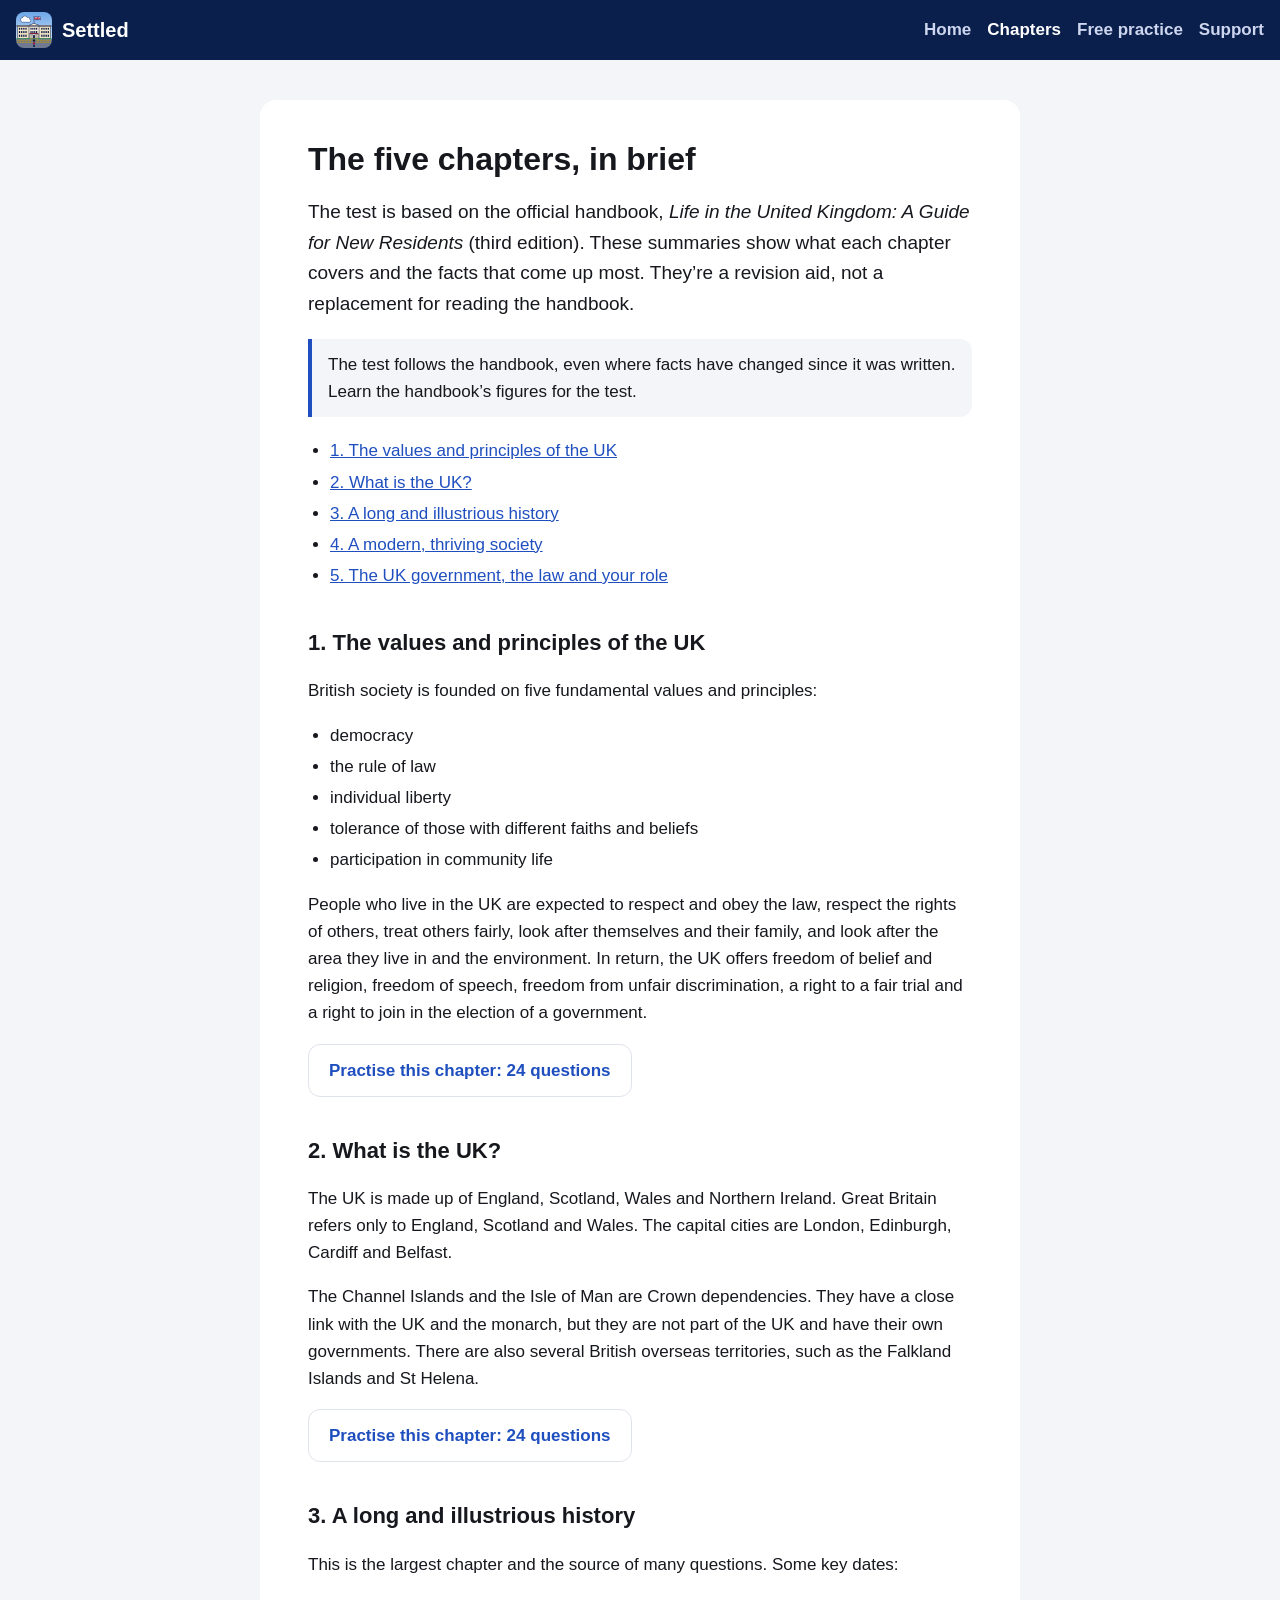
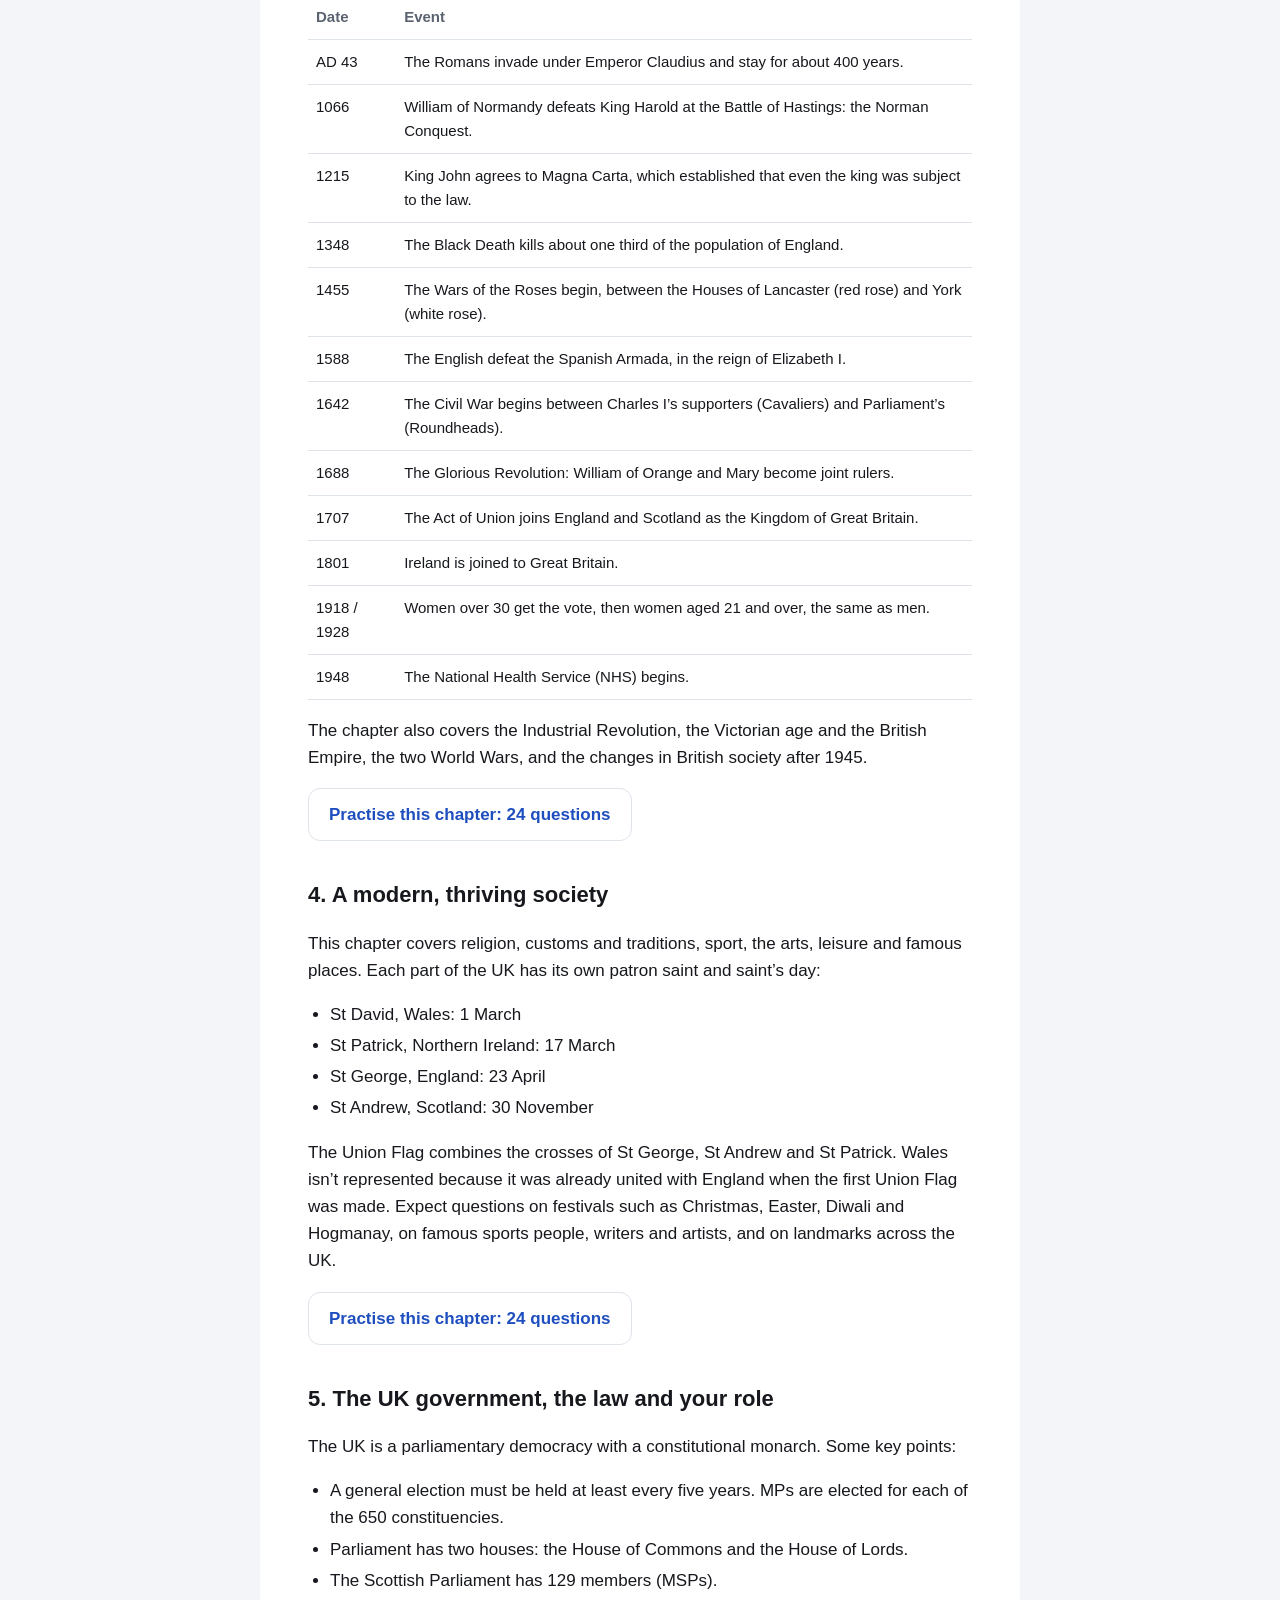
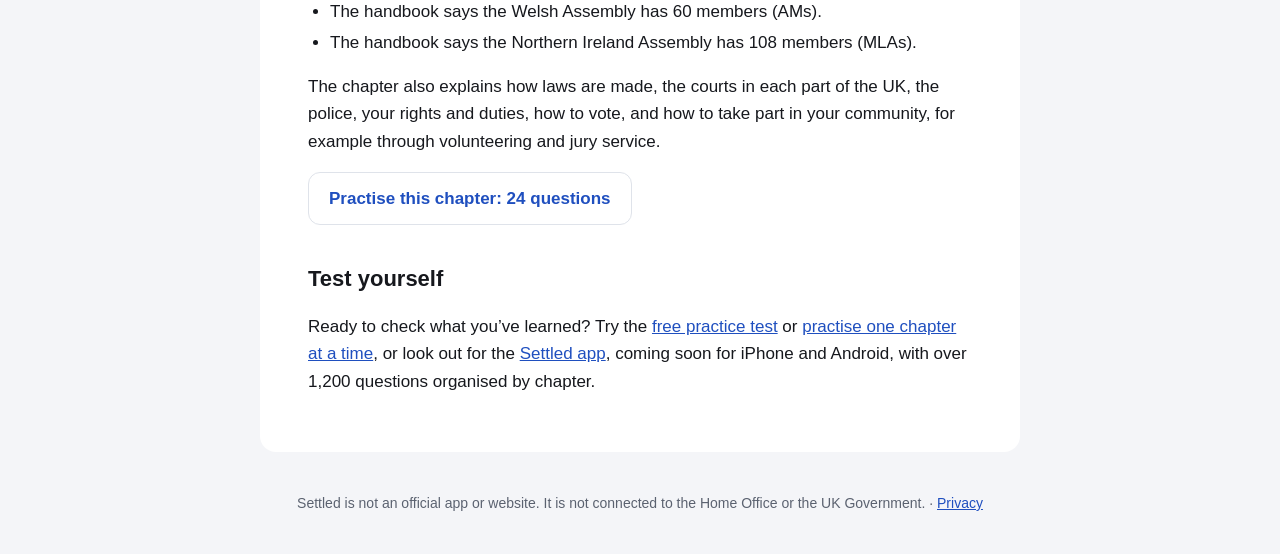
<file: chapters.html>
<!DOCTYPE html>
<html lang="en-GB">
<head>
<meta charset="utf-8">
<meta name="viewport" content="width=device-width, initial-scale=1">
<title>Life in the UK Handbook Chapter Summaries – Settled</title>
<meta name="description" content="Short summaries of all five chapters of the Life in the UK handbook: values, the UK, history, modern society and government.">
<link rel="stylesheet" href="style.css">
<link rel="icon" href="icon.png">
<!-- ADSENSE: paste the AdSense <script> tag here once your account is approved -->
</head>
<body>
<header class="bar"><a href="index.html" class="brand"><img src="icon.png" alt="" width="36" height="36">Settled</a><nav><a href="index.html">Home</a><a href="chapters.html" aria-current="page">Chapters</a><a href="practice.html">Free practice</a><a href="support.html">Support</a></nav></header>
<main>
<h1>The five chapters, in brief</h1>
<p class="lead">The test is based on the official handbook, <em>Life in the United Kingdom: A Guide for New Residents</em> (third edition). These summaries show what each chapter covers and the facts that come up most. They’re a revision aid, not a replacement for reading the handbook.</p>

<div class="callout">The test follows the handbook, even where facts have changed since it was written. Learn the handbook’s figures for the test.</div>

<ul>
<li><a href="#values">1. The values and principles of the UK</a></li>
<li><a href="#uk">2. What is the UK?</a></li>
<li><a href="#history">3. A long and illustrious history</a></li>
<li><a href="#society">4. A modern, thriving society</a></li>
<li><a href="#government">5. The UK government, the law and your role</a></li>
</ul>

<h2 id="values">1. The values and principles of the UK</h2>
<p>British society is founded on five fundamental values and principles:</p>
<ul>
<li>democracy</li>
<li>the rule of law</li>
<li>individual liberty</li>
<li>tolerance of those with different faiths and beliefs</li>
<li>participation in community life</li>
</ul>
<p>People who live in the UK are expected to respect and obey the law, respect the rights of others, treat others fairly, look after themselves and their family, and look after the area they live in and the environment. In return, the UK offers freedom of belief and religion, freedom of speech, freedom from unfair discrimination, a right to a fair trial and a right to join in the election of a government.</p>

<p><a class="btn secondary" href="practice.html?chapter=values">Practise this chapter: 24 questions</a></p>

<h2 id="uk">2. What is the UK?</h2>
<p>The UK is made up of England, Scotland, Wales and Northern Ireland. Great Britain refers only to England, Scotland and Wales. The capital cities are London, Edinburgh, Cardiff and Belfast.</p>
<p>The Channel Islands and the Isle of Man are Crown dependencies. They have a close link with the UK and the monarch, but they are not part of the UK and have their own governments. There are also several British overseas territories, such as the Falkland Islands and St Helena.</p>

<p><a class="btn secondary" href="practice.html?chapter=uk">Practise this chapter: 24 questions</a></p>

<!-- AD SLOT: chapters-1 -->
<div class="ad"></div>

<h2 id="history">3. A long and illustrious history</h2>
<p>This is the largest chapter and the source of many questions. Some key dates:</p>
<div class="table-wrap"><table>
<thead><tr><th>Date</th><th>Event</th></tr></thead>
<tbody>
<tr><td>AD 43</td><td>The Romans invade under Emperor Claudius and stay for about 400 years.</td></tr>
<tr><td>1066</td><td>William of Normandy defeats King Harold at the Battle of Hastings: the Norman Conquest.</td></tr>
<tr><td>1215</td><td>King John agrees to Magna Carta, which established that even the king was subject to the law.</td></tr>
<tr><td>1348</td><td>The Black Death kills about one third of the population of England.</td></tr>
<tr><td>1455</td><td>The Wars of the Roses begin, between the Houses of Lancaster (red rose) and York (white rose).</td></tr>
<tr><td>1588</td><td>The English defeat the Spanish Armada, in the reign of Elizabeth I.</td></tr>
<tr><td>1642</td><td>The Civil War begins between Charles I’s supporters (Cavaliers) and Parliament’s (Roundheads).</td></tr>
<tr><td>1688</td><td>The Glorious Revolution: William of Orange and Mary become joint rulers.</td></tr>
<tr><td>1707</td><td>The Act of Union joins England and Scotland as the Kingdom of Great Britain.</td></tr>
<tr><td>1801</td><td>Ireland is joined to Great Britain.</td></tr>
<tr><td>1918 / 1928</td><td>Women over 30 get the vote, then women aged 21 and over, the same as men.</td></tr>
<tr><td>1948</td><td>The National Health Service (NHS) begins.</td></tr>
</tbody>
</table></div>
<p>The chapter also covers the Industrial Revolution, the Victorian age and the British Empire, the two World Wars, and the changes in British society after 1945.</p>

<p><a class="btn secondary" href="practice.html?chapter=history">Practise this chapter: 24 questions</a></p>

<h2 id="society">4. A modern, thriving society</h2>
<p>This chapter covers religion, customs and traditions, sport, the arts, leisure and famous places. Each part of the UK has its own patron saint and saint’s day:</p>
<ul>
<li>St David, Wales: 1 March</li>
<li>St Patrick, Northern Ireland: 17 March</li>
<li>St George, England: 23 April</li>
<li>St Andrew, Scotland: 30 November</li>
</ul>
<p>The Union Flag combines the crosses of St George, St Andrew and St Patrick. Wales isn’t represented because it was already united with England when the first Union Flag was made. Expect questions on festivals such as Christmas, Easter, Diwali and Hogmanay, on famous sports people, writers and artists, and on landmarks across the UK.</p>

<p><a class="btn secondary" href="practice.html?chapter=society">Practise this chapter: 24 questions</a></p>

<!-- AD SLOT: chapters-2 -->
<div class="ad"></div>

<h2 id="government">5. The UK government, the law and your role</h2>
<p>The UK is a parliamentary democracy with a constitutional monarch. Some key points:</p>
<ul>
<li>A general election must be held at least every five years. MPs are elected for each of the 650 constituencies.</li>
<li>Parliament has two houses: the House of Commons and the House of Lords.</li>
<li>The Scottish Parliament has 129 members (MSPs).</li>
<li>The handbook says the Welsh Assembly has 60 members (AMs).</li>
<li>The handbook says the Northern Ireland Assembly has 108 members (MLAs).</li>
</ul>
<p>The chapter also explains how laws are made, the courts in each part of the UK, the police, your rights and duties, how to vote, and how to take part in your community, for example through volunteering and jury service.</p>

<p><a class="btn secondary" href="practice.html?chapter=government">Practise this chapter: 24 questions</a></p>

<h2>Test yourself</h2>
<p>Ready to check what you’ve learned? Try the <a href="practice.html">free practice test</a> or <a href="practice.html#modes">practise one chapter at a time</a>, or look out for the <a href="index.html">Settled app</a>, coming soon for iPhone and Android, with over 1,200 questions organised by chapter.</p>
</main>
<footer>Settled is not an official app or website. It is not connected to the Home Office or the UK Government. · <a href="privacy.html">Privacy</a></footer>
</body>
</html>
</file>
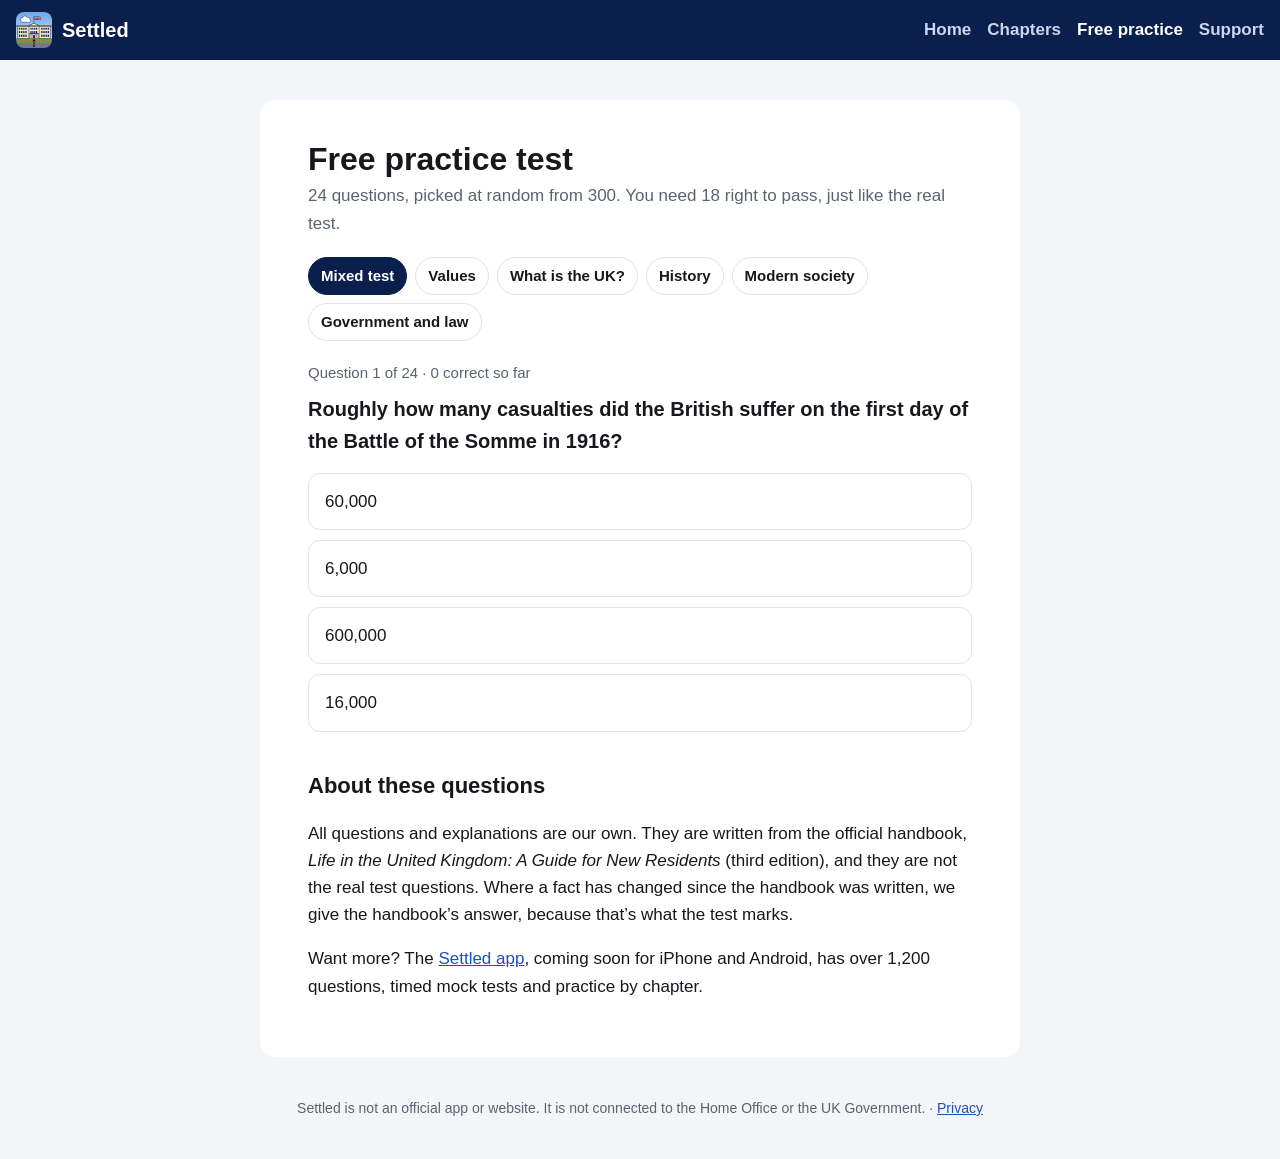
<file: practice.html>
<!DOCTYPE html>
<html lang="en-GB">
<head>
<meta charset="utf-8">
<meta name="viewport" content="width=device-width, initial-scale=1">
<title>Free Life in the UK Practice Test – Settled</title>
<meta name="description" content="Take a free 24-question Life in the UK practice test, drawn from 300 questions, with an explanation for every answer.">
<link rel="stylesheet" href="style.css">
<link rel="icon" href="icon.png">
<!-- ADSENSE: paste the AdSense <script> tag here once your account is approved -->
</head>
<body>
<header class="bar"><a href="index.html" class="brand"><img src="icon.png" alt="" width="36" height="36">Settled</a><nav><a href="index.html">Home</a><a href="chapters.html">Chapters</a><a href="practice.html" aria-current="page">Free practice</a><a href="support.html">Support</a></nav></header>
<main>
<h1>Free practice test</h1>
<p class="meta" id="intro">24 questions, picked at random from 300. You need 18 right to pass, just like the real test.</p>
<div class="chips" id="modes" aria-label="Choose what to practise">
<a class="chip" href="practice.html" data-mode="">Mixed test</a>
<a class="chip" href="practice.html?chapter=values" data-mode="values">Values</a>
<a class="chip" href="practice.html?chapter=uk" data-mode="uk">What is the UK?</a>
<a class="chip" href="practice.html?chapter=history" data-mode="history">History</a>
<a class="chip" href="practice.html?chapter=society" data-mode="society">Modern society</a>
<a class="chip" href="practice.html?chapter=government" data-mode="government">Government and law</a>
</div>

<div id="quiz" aria-live="polite">
<noscript><p>This practice test needs JavaScript turned on.</p></noscript>
<p id="loading">Loading questions…</p>
</div>

<!-- AD SLOT: practice-bottom -->
<div class="ad"></div>

<h2>About these questions</h2>
<p>All questions and explanations are our own. They are written from the official handbook, <em>Life in the United Kingdom: A Guide for New Residents</em> (third edition), and they are not the real test questions. Where a fact has changed since the handbook was written, we give the handbook’s answer, because that’s what the test marks.</p>
<p>Want more? The <a href="index.html">Settled app</a>, coming soon for iPhone and Android, has over 1,200 questions, timed mock tests and practice by chapter.</p>
</main>
<footer>Settled is not an official app or website. It is not connected to the Home Office or the UK Government. · <a href="privacy.html">Privacy</a></footer>
<script>
(function () {
  var TOTAL = 24, PASS = 18;
  var CHAPTERS = {
    values: 'The values and principles of the UK',
    uk: 'What is the UK?',
    history: 'A long and illustrious history',
    society: 'A modern, thriving society',
    government: 'The UK government, the law and your role'
  };
  var chapter = new URLSearchParams(location.search).get('chapter');
  if (!CHAPTERS[chapter]) chapter = null;
  var quiz = document.getElementById('quiz');
  document.querySelectorAll('#modes .chip').forEach(function (c) {
    if (c.dataset.mode === (chapter || '')) c.setAttribute('aria-current', 'page');
  });
  if (chapter) {
    document.querySelector('h1').textContent = 'Chapter practice';
    document.getElementById('intro').textContent = '24 questions from the chapter “' + CHAPTERS[chapter] + '”. You need 18 right to pass.';
    document.title = CHAPTERS[chapter] + ' – Chapter Practice – Settled';
  }
  var bank = [], round = [], index = 0, correct = 0, picked = [], locked = false;

  function shuffle(a) {
    for (var i = a.length - 1; i > 0; i--) {
      var j = Math.floor(Math.random() * (i + 1)), t = a[i]; a[i] = a[j]; a[j] = t;
    }
    return a;
  }

  function el(tag, cls, text) {
    var e = document.createElement(tag);
    if (cls) e.className = cls;
    if (text != null) e.textContent = text;
    return e;
  }

  function start() {
    round = shuffle(bank.slice()).slice(0, TOTAL).map(function (q) {
      return { q: q, order: shuffle(q.o.map(function (_, i) { return i; })) };
    });
    index = 0; correct = 0;
    show();
  }

  function show() {
    var item = round[index], q = item.q, need = q.a.length;
    picked = []; locked = false;
    quiz.innerHTML = '';
    quiz.appendChild(el('p', 'quiz-progress', 'Question ' + (index + 1) + ' of ' + TOTAL + ' · ' + correct + ' correct so far'));
    quiz.appendChild(el('p', 'quiz-q', q.t));
    if (need > 1) quiz.appendChild(el('p', 'meta', 'Choose ' + need + ' answers.'));
    var opts = el('div', 'opts');
    item.order.forEach(function (i) {
      var b = el('button', 'opt', q.o[i]);
      b.type = 'button';
      b.dataset.i = i;
      b.setAttribute('aria-pressed', 'false');
      b.addEventListener('click', function () { choose(b, i, need); });
      opts.appendChild(b);
    });
    quiz.appendChild(opts);
  }

  function choose(button, i, need) {
    if (locked) return;
    var at = picked.indexOf(i);
    if (at >= 0) { picked.splice(at, 1); button.setAttribute('aria-pressed', 'false'); return; }
    picked.push(i);
    button.setAttribute('aria-pressed', 'true');
    if (picked.length === need) check();
  }

  function check() {
    locked = true;
    var q = round[index].q;
    var right = picked.length === q.a.length && picked.every(function (i) { return q.a.indexOf(i) >= 0; });
    if (right) correct++;
    quiz.querySelectorAll('.opt').forEach(function (b) {
      var i = Number(b.dataset.i);
      b.disabled = true;
      if (q.a.indexOf(i) >= 0) b.classList.add('right');
      else if (picked.indexOf(i) >= 0) b.classList.add('wrong');
    });
    var box = el('div', 'explain');
    box.appendChild(el('strong', null, right ? 'Correct. ' : 'Not quite. '));
    box.appendChild(document.createTextNode(q.e));
    quiz.appendChild(box);
    var actions = el('div', 'quiz-actions');
    var next = el('button', 'btn', index + 1 < TOTAL ? 'Next question' : 'See your score');
    next.type = 'button';
    next.addEventListener('click', function () {
      index++;
      if (index < TOTAL) show(); else finish();
      quiz.scrollIntoView({ block: 'start', behavior: 'smooth' });
    });
    actions.appendChild(next);
    quiz.appendChild(actions);
    next.focus({ preventScroll: true });
  }

  function finish() {
    var passed = correct >= PASS;
    quiz.innerHTML = '';
    quiz.appendChild(el('p', 'score', correct + ' / ' + TOTAL));
    quiz.appendChild(el('p', 'lead', passed
      ? 'That’s a pass. Keep practising until you pass every time.'
      : 'Not a pass this time: you need ' + PASS + '. Read the explanations and try again.'));
    var actions = el('div', 'quiz-actions');
    var again = el('button', 'btn', chapter ? 'Try this chapter again' : 'Try another 24');
    again.type = 'button';
    again.addEventListener('click', start);
    var more = el('a', 'btn secondary', 'Settled app: 1,200+ questions, coming soon');
    more.href = 'index.html';
    actions.appendChild(again);
    actions.appendChild(more);
    quiz.appendChild(actions);
  }

  fetch(chapter ? 'questions-chapters.json' : 'questions-free.json')
    .then(function (r) { return r.json(); })
    .then(function (data) {
      bank = chapter ? data.filter(function (q) { return q.c === chapter; }) : data;
      TOTAL = Math.min(TOTAL, bank.length);
      PASS = Math.ceil(TOTAL * 0.75);
      start();
    })
    .catch(function () {
      document.getElementById('loading').textContent = 'The questions could not be loaded. Please refresh the page.';
    });
})();
</script>
</body>
</html>
</file>
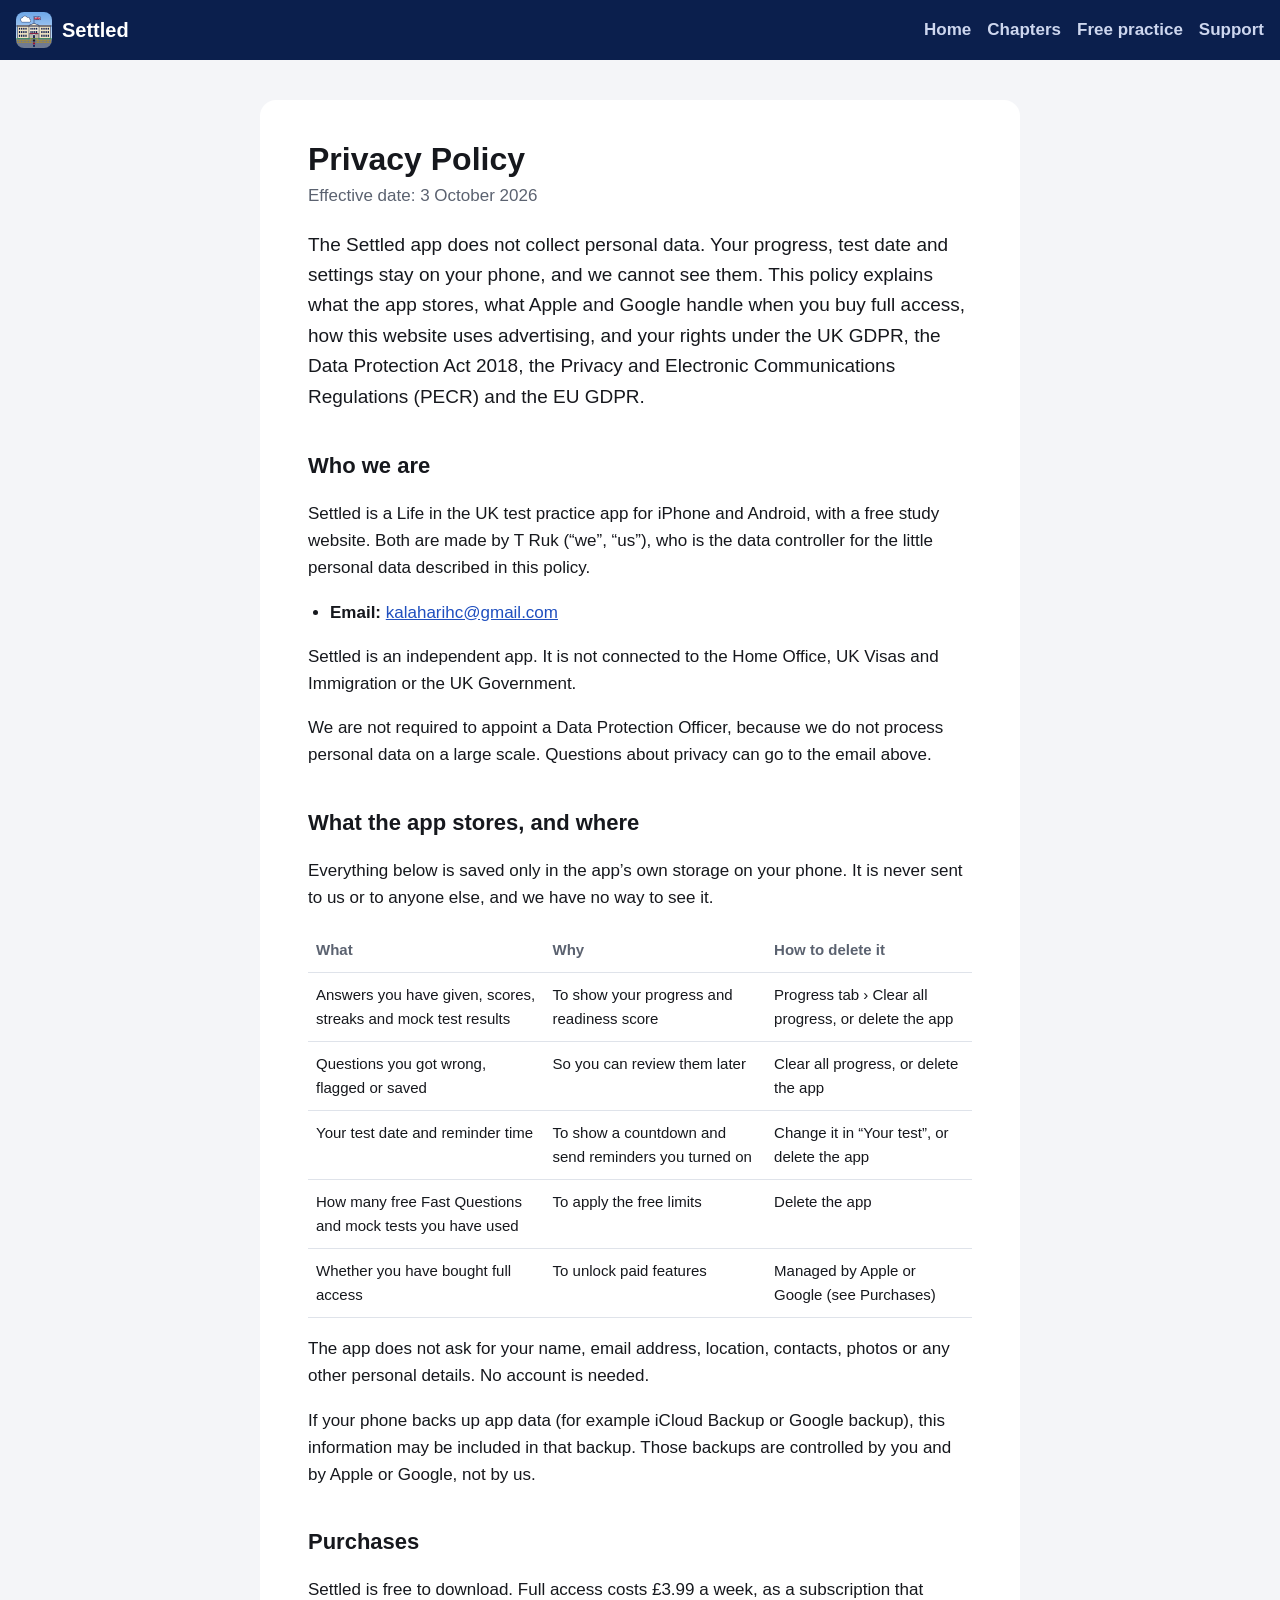
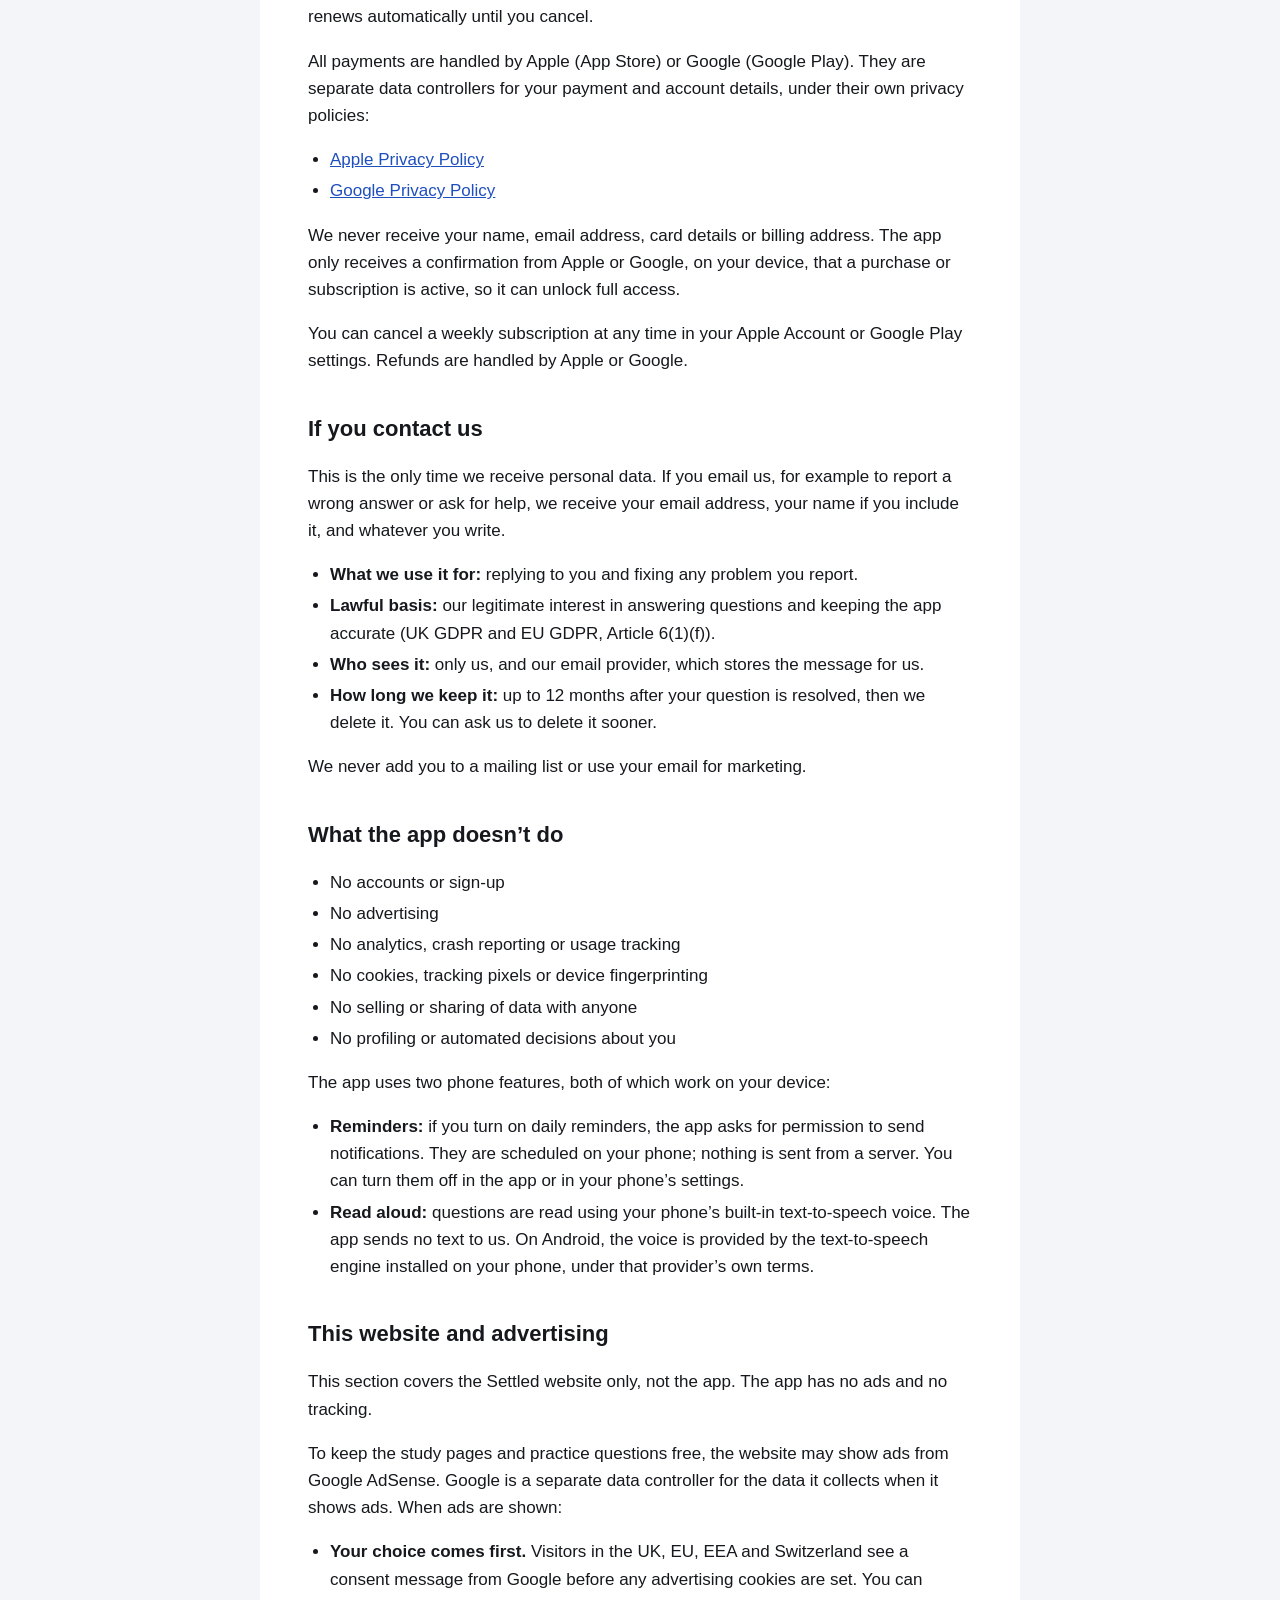
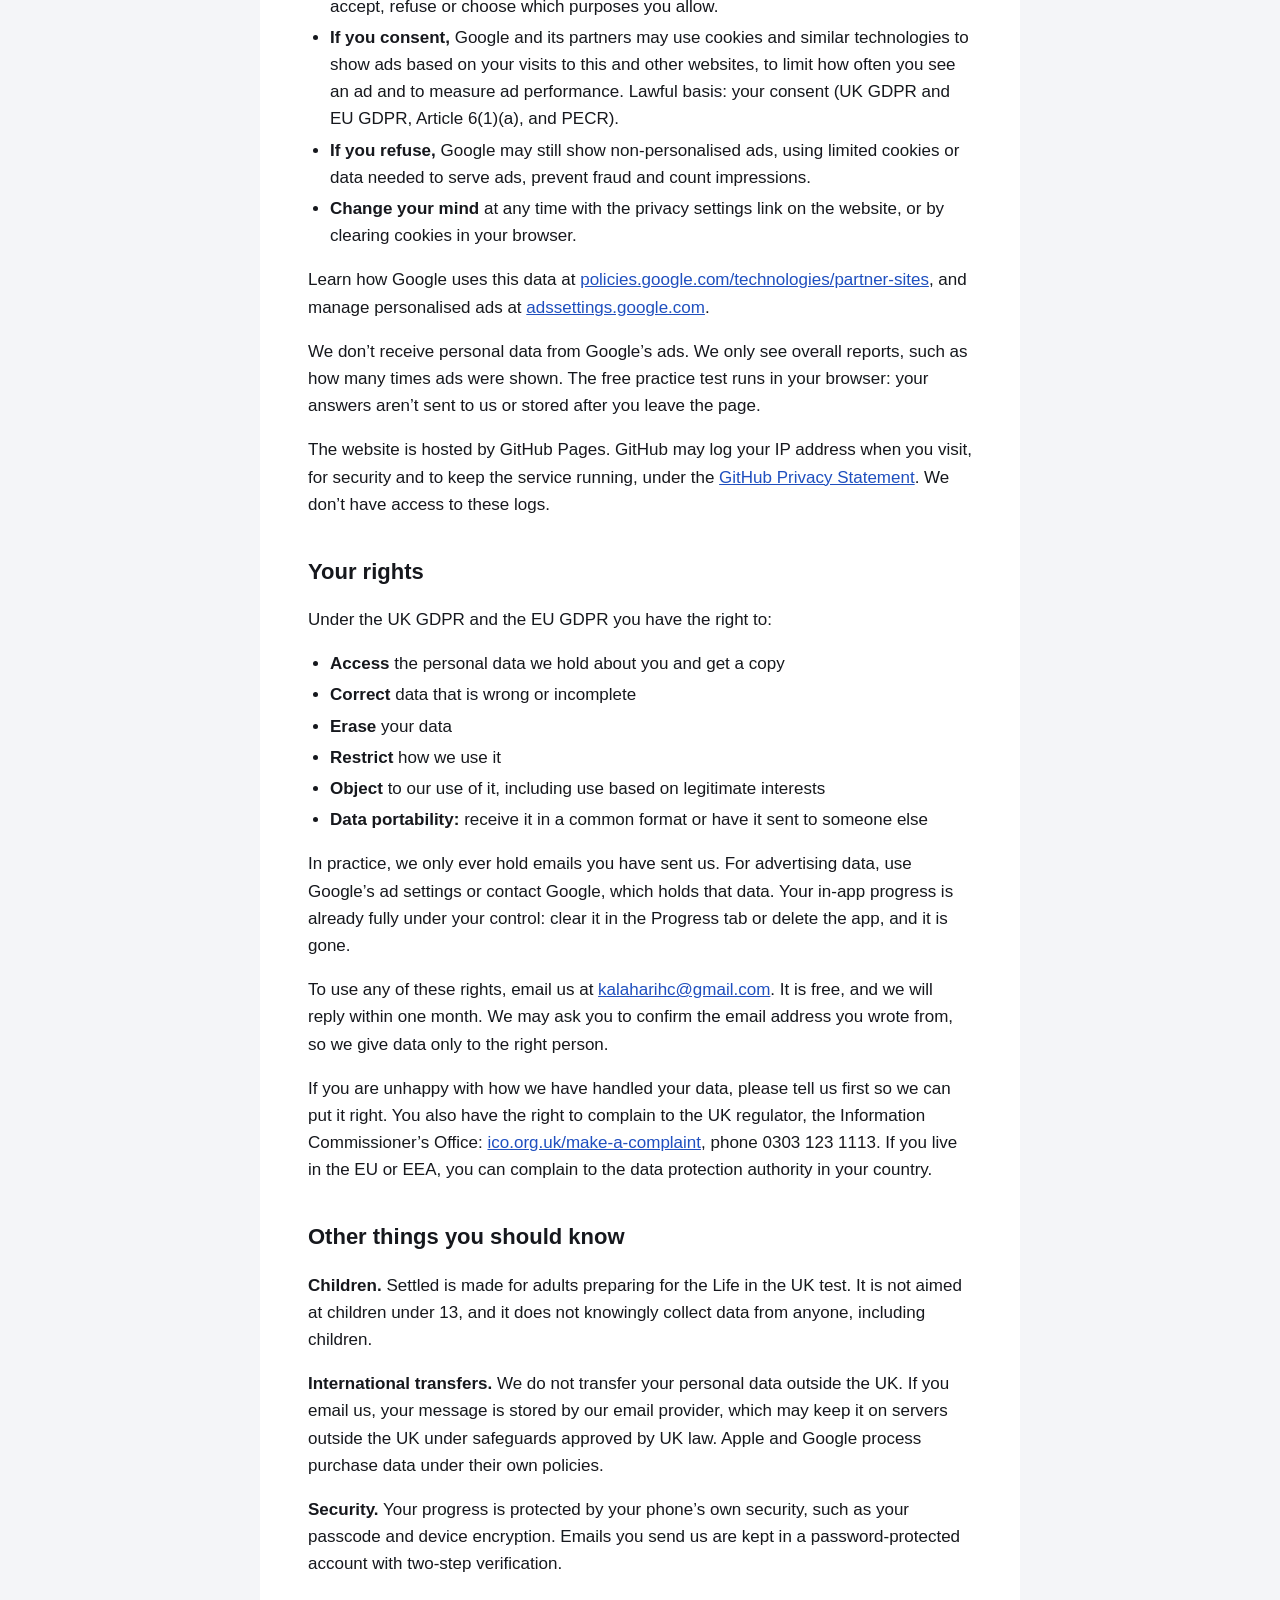
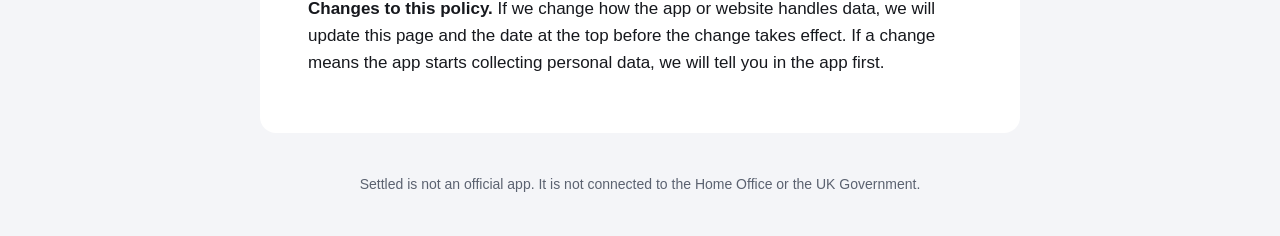
<file: privacy.html>
<!DOCTYPE html>
<html lang="en-GB">
<head>
<meta charset="utf-8">
<meta name="viewport" content="width=device-width, initial-scale=1">
<title>Privacy Policy – Settled</title>
<meta name="description" content="Privacy policy for Settled, the Life in the UK test practice app.">
<link rel="stylesheet" href="style.css">
</head>
<body>
<header class="bar"><a href="index.html" class="brand"><img src="icon.png" alt="" width="36" height="36">Settled</a><nav><a href="index.html">Home</a><a href="chapters.html">Chapters</a><a href="practice.html">Free practice</a><a href="support.html">Support</a></nav></header>
<main>
<h1>Privacy Policy</h1>
<p class="meta">Effective date: 3 October 2026</p>

<p class="lead">The Settled app does not collect personal data. Your progress, test date and settings stay on your phone, and we cannot see them. This policy explains what the app stores, what Apple and Google handle when you buy full access, how this website uses advertising, and your rights under the UK GDPR, the Data Protection Act 2018, the Privacy and Electronic Communications Regulations (PECR) and the EU GDPR.</p>

<h2>Who we are</h2>
<p>Settled is a Life in the UK test practice app for iPhone and Android, with a free study website. Both are made by T Ruk (“we”, “us”), who is the data controller for the little personal data described in this policy.</p>
<ul>
<li><strong>Email:</strong> <a href="mailto:kalaharihc@gmail.com">kalaharihc@gmail.com</a></li>
</ul>
<p>Settled is an independent app. It is not connected to the Home Office, UK Visas and Immigration or the UK Government.</p>
<p>We are not required to appoint a Data Protection Officer, because we do not process personal data on a large scale. Questions about privacy can go to the email above.</p>

<h2>What the app stores, and where</h2>
<p>Everything below is saved only in the app’s own storage on your phone. It is never sent to us or to anyone else, and we have no way to see it.</p>
<div class="table-wrap">
<table>
<thead><tr><th>What</th><th>Why</th><th>How to delete it</th></tr></thead>
<tbody>
<tr><td>Answers you have given, scores, streaks and mock test results</td><td>To show your progress and readiness score</td><td>Progress tab › Clear all progress, or delete the app</td></tr>
<tr><td>Questions you got wrong, flagged or saved</td><td>So you can review them later</td><td>Clear all progress, or delete the app</td></tr>
<tr><td>Your test date and reminder time</td><td>To show a countdown and send reminders you turned on</td><td>Change it in “Your test”, or delete the app</td></tr>
<tr><td>How many free Fast Questions and mock tests you have used</td><td>To apply the free limits</td><td>Delete the app</td></tr>
<tr><td>Whether you have bought full access</td><td>To unlock paid features</td><td>Managed by Apple or Google (see Purchases)</td></tr>
</tbody>
</table>
</div>
<p>The app does not ask for your name, email address, location, contacts, photos or any other personal details. No account is needed.</p>
<p>If your phone backs up app data (for example iCloud Backup or Google backup), this information may be included in that backup. Those backups are controlled by you and by Apple or Google, not by us.</p>

<h2>Purchases</h2>
<p>Settled is free to download. Full access costs £3.99 a week, as a subscription that renews automatically until you cancel.</p>
<p>All payments are handled by Apple (App Store) or Google (Google Play). They are separate data controllers for your payment and account details, under their own privacy policies:</p>
<ul>
<li><a href="https://www.apple.com/legal/privacy/">Apple Privacy Policy</a></li>
<li><a href="https://policies.google.com/privacy">Google Privacy Policy</a></li>
</ul>
<p>We never receive your name, email address, card details or billing address. The app only receives a confirmation from Apple or Google, on your device, that a purchase or subscription is active, so it can unlock full access.</p>
<p>You can cancel a weekly subscription at any time in your Apple Account or Google Play settings. Refunds are handled by Apple or Google.</p>

<h2>If you contact us</h2>
<p>This is the only time we receive personal data. If you email us, for example to report a wrong answer or ask for help, we receive your email address, your name if you include it, and whatever you write.</p>
<ul>
<li><strong>What we use it for:</strong> replying to you and fixing any problem you report.</li>
<li><strong>Lawful basis:</strong> our legitimate interest in answering questions and keeping the app accurate (UK GDPR and EU GDPR, Article 6(1)(f)).</li>
<li><strong>Who sees it:</strong> only us, and our email provider, which stores the message for us.</li>
<li><strong>How long we keep it:</strong> up to 12 months after your question is resolved, then we delete it. You can ask us to delete it sooner.</li>
</ul>
<p>We never add you to a mailing list or use your email for marketing.</p>

<h2>What the app doesn’t do</h2>
<ul>
<li>No accounts or sign-up</li>
<li>No advertising</li>
<li>No analytics, crash reporting or usage tracking</li>
<li>No cookies, tracking pixels or device fingerprinting</li>
<li>No selling or sharing of data with anyone</li>
<li>No profiling or automated decisions about you</li>
</ul>
<p>The app uses two phone features, both of which work on your device:</p>
<ul>
<li><strong>Reminders:</strong> if you turn on daily reminders, the app asks for permission to send notifications. They are scheduled on your phone; nothing is sent from a server. You can turn them off in the app or in your phone’s settings.</li>
<li><strong>Read aloud:</strong> questions are read using your phone’s built-in text-to-speech voice. The app sends no text to us. On Android, the voice is provided by the text-to-speech engine installed on your phone, under that provider’s own terms.</li>
</ul>

<h2>This website and advertising</h2>
<p>This section covers the Settled website only, not the app. The app has no ads and no tracking.</p>
<p>To keep the study pages and practice questions free, the website may show ads from Google AdSense. Google is a separate data controller for the data it collects when it shows ads. When ads are shown:</p>
<ul>
<li><strong>Your choice comes first.</strong> Visitors in the UK, EU, EEA and Switzerland see a consent message from Google before any advertising cookies are set. You can accept, refuse or choose which purposes you allow.</li>
<li><strong>If you consent,</strong> Google and its partners may use cookies and similar technologies to show ads based on your visits to this and other websites, to limit how often you see an ad and to measure ad performance. Lawful basis: your consent (UK GDPR and EU GDPR, Article 6(1)(a), and PECR).</li>
<li><strong>If you refuse,</strong> Google may still show non-personalised ads, using limited cookies or data needed to serve ads, prevent fraud and count impressions.</li>
<li><strong>Change your mind</strong> at any time with the privacy settings link on the website, or by clearing cookies in your browser.</li>
</ul>
<p>Learn how Google uses this data at <a href="https://policies.google.com/technologies/partner-sites">policies.google.com/technologies/partner-sites</a>, and manage personalised ads at <a href="https://adssettings.google.com">adssettings.google.com</a>.</p>
<p>We don’t receive personal data from Google’s ads. We only see overall reports, such as how many times ads were shown. The free practice test runs in your browser: your answers aren’t sent to us or stored after you leave the page.</p>
<p>The website is hosted by GitHub Pages. GitHub may log your IP address when you visit, for security and to keep the service running, under the <a href="https://docs.github.com/en/site-policy/privacy-policies/github-general-privacy-statement">GitHub Privacy Statement</a>. We don’t have access to these logs.</p>

<h2>Your rights</h2>
<p>Under the UK GDPR and the EU GDPR you have the right to:</p>
<ul>
<li><strong>Access</strong> the personal data we hold about you and get a copy</li>
<li><strong>Correct</strong> data that is wrong or incomplete</li>
<li><strong>Erase</strong> your data</li>
<li><strong>Restrict</strong> how we use it</li>
<li><strong>Object</strong> to our use of it, including use based on legitimate interests</li>
<li><strong>Data portability:</strong> receive it in a common format or have it sent to someone else</li>
</ul>
<p>In practice, we only ever hold emails you have sent us. For advertising data, use Google’s ad settings or contact Google, which holds that data. Your in-app progress is already fully under your control: clear it in the Progress tab or delete the app, and it is gone.</p>
<p>To use any of these rights, email us at <a href="mailto:kalaharihc@gmail.com">kalaharihc@gmail.com</a>. It is free, and we will reply within one month. We may ask you to confirm the email address you wrote from, so we give data only to the right person.</p>
<p>If you are unhappy with how we have handled your data, please tell us first so we can put it right. You also have the right to complain to the UK regulator, the Information Commissioner’s Office: <a href="https://ico.org.uk/make-a-complaint/">ico.org.uk/make-a-complaint</a>, phone 0303 123 1113. If you live in the EU or EEA, you can complain to the data protection authority in your country.</p>

<h2>Other things you should know</h2>
<p><strong>Children.</strong> Settled is made for adults preparing for the Life in the UK test. It is not aimed at children under 13, and it does not knowingly collect data from anyone, including children.</p>
<p><strong>International transfers.</strong> We do not transfer your personal data outside the UK. If you email us, your message is stored by our email provider, which may keep it on servers outside the UK under safeguards approved by UK law. Apple and Google process purchase data under their own policies.</p>
<p><strong>Security.</strong> Your progress is protected by your phone’s own security, such as your passcode and device encryption. Emails you send us are kept in a password-protected account with two-step verification.</p>
<p><strong>Changes to this policy.</strong> If we change how the app or website handles data, we will update this page and the date at the top before the change takes effect. If a change means the app starts collecting personal data, we will tell you in the app first.</p>
</main>
<footer>Settled is not an official app. It is not connected to the Home Office or the UK Government.</footer>
</body>
</html>
</file>
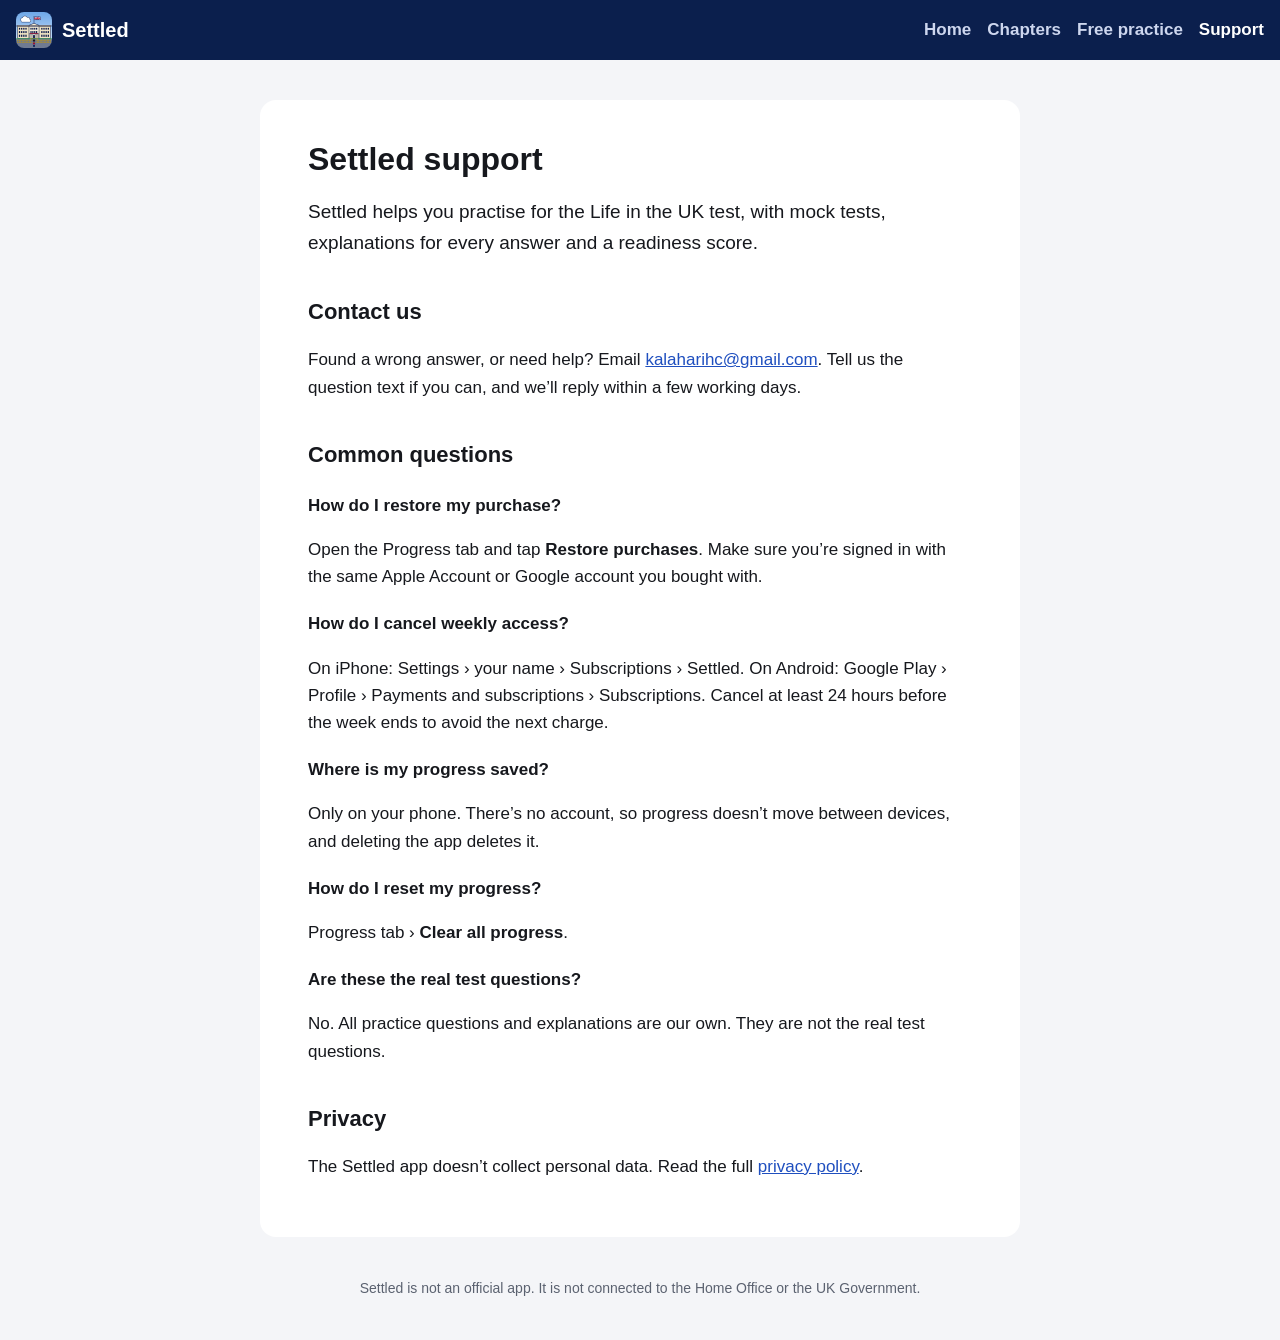
<file: support.html>
<!DOCTYPE html>
<html lang="en-GB">
<head>
<meta charset="utf-8">
<meta name="viewport" content="width=device-width, initial-scale=1">
<title>Settled – Support</title>
<meta name="description" content="Help and support for Settled, the Life in the UK test practice app.">
<link rel="stylesheet" href="style.css">
<link rel="icon" href="icon.png">
</head>
<body>
<header class="bar"><a href="index.html" class="brand"><img src="icon.png" alt="" width="36" height="36">Settled</a><nav><a href="index.html">Home</a><a href="chapters.html">Chapters</a><a href="practice.html">Free practice</a><a href="support.html" aria-current="page">Support</a></nav></header>
<main>
<h1>Settled support</h1>
<p class="lead">Settled helps you practise for the Life in the UK test, with mock tests, explanations for every answer and a readiness score.</p>

<h2>Contact us</h2>
<p>Found a wrong answer, or need help? Email <a href="mailto:kalaharihc@gmail.com">kalaharihc@gmail.com</a>. Tell us the question text if you can, and we’ll reply within a few working days.</p>

<h2>Common questions</h2>
<h3>How do I restore my purchase?</h3>
<p>Open the Progress tab and tap <strong>Restore purchases</strong>. Make sure you’re signed in with the same Apple Account or Google account you bought with.</p>
<h3>How do I cancel weekly access?</h3>
<p>On iPhone: Settings › your name › Subscriptions › Settled. On Android: Google Play › Profile › Payments and subscriptions › Subscriptions. Cancel at least 24 hours before the week ends to avoid the next charge.</p>
<h3>Where is my progress saved?</h3>
<p>Only on your phone. There’s no account, so progress doesn’t move between devices, and deleting the app deletes it.</p>
<h3>How do I reset my progress?</h3>
<p>Progress tab › <strong>Clear all progress</strong>.</p>
<h3>Are these the real test questions?</h3>
<p>No. All practice questions and explanations are our own. They are not the real test questions.</p>

<h2>Privacy</h2>
<p>The Settled app doesn’t collect personal data. Read the full <a href="privacy.html">privacy policy</a>.</p>
</main>
<footer>Settled is not an official app. It is not connected to the Home Office or the UK Government.</footer>
</body>
</html>
</file>
<file: style.css>
:root {
  --bg: #f4f5f8;
  --surface: #ffffff;
  --text: #16181d;
  --muted: #5b6270;
  --brand: #0b1f4d;
  --link: #1f4fbf;
  --line: #dfe3ea;
  --fill: #fff1b8;
}
@media (prefers-color-scheme: dark) {
  :root {
    --bg: #0e1116;
    --surface: #171b22;
    --text: #e8eaee;
    --muted: #a0a7b4;
    --brand: #0b1f4d;
    --link: #8fb0ff;
    --line: #2a303b;
    --fill: #5a4a00;
  }
}
* { box-sizing: border-box; }
body {
  margin: 0;
  background: var(--bg);
  color: var(--text);
  font: 17px/1.6 -apple-system, BlinkMacSystemFont, "Segoe UI", Roboto, Helvetica, Arial, sans-serif;
}
.bar {
  background: var(--brand);
  color: #fff;
  display: flex;
  align-items: center;
  justify-content: space-between;
  gap: 12px;
  padding: 12px 16px;
}
.brand { display: flex; align-items: center; gap: 10px; color: #fff; text-decoration: none; font-weight: 700; font-size: 20px; }
.brand img { border-radius: 8px; }
nav { display: flex; gap: 16px; }
nav a { color: #cdd6ee; text-decoration: none; font-weight: 600; }
nav a[aria-current="page"] { color: #fff; }
main {
  max-width: 760px;
  margin: 24px auto;
  padding: 24px 16px 32px;
  background: var(--surface);
  border-radius: 16px;
}
@media (min-width: 800px) { main { padding: 40px 48px; margin: 40px auto; } }
h1 { font-size: 32px; line-height: 1.2; margin: 0 0 4px; }
h2 { font-size: 22px; margin: 36px 0 8px; }
h3 { font-size: 17px; margin: 20px 0 4px; }
.meta { color: var(--muted); margin: 0 0 20px; }
.lead { font-size: 19px; }
a { color: var(--link); }
ul { padding-left: 22px; }
li { margin: 4px 0; }
.table-wrap { overflow-x: auto; }
table { width: 100%; border-collapse: collapse; font-size: 15px; }
th, td { text-align: left; vertical-align: top; padding: 10px 8px; border-bottom: 1px solid var(--line); }
th { color: var(--muted); font-weight: 600; }
.fill { background: var(--fill); padding: 0 4px; border-radius: 4px; }
footer { max-width: 760px; margin: 0 auto 40px; padding: 0 16px; color: var(--muted); font-size: 14px; text-align: center; }

/* Navigation wraps on phones */
.bar { flex-wrap: wrap; }
nav { flex-wrap: wrap; gap: 4px 16px; }

/* Home page */
.hero { text-align: center; padding: 8px 0 8px; }
.hero img { border-radius: 22px; }
.hero h1 { margin-top: 12px; }
.buttons { display: flex; flex-wrap: wrap; gap: 12px; justify-content: center; margin: 20px 0 8px; }
.btn { display: inline-block; padding: 12px 20px; border-radius: 12px; background: var(--brand); color: #fff; text-decoration: none; font-weight: 700; border: 0; font: inherit; font-weight: 700; cursor: pointer; }
.btn.secondary { background: transparent; color: var(--link); border: 1.5px solid var(--line); }
.btn[aria-disabled="true"] { opacity: .55; pointer-events: none; }
.note { color: var(--muted); font-size: 14px; text-align: center; margin: 4px 0 0; }
.cards { display: grid; grid-template-columns: repeat(auto-fit, minmax(200px, 1fr)); gap: 12px; margin: 16px 0; }
.card { display: block; border: 1px solid var(--line); border-radius: 14px; padding: 16px; color: var(--text); text-decoration: none; }
.card strong { display: block; color: var(--link); margin-bottom: 4px; }
.card span { color: var(--muted); font-size: 15px; }
.facts { display: grid; grid-template-columns: repeat(auto-fit, minmax(140px, 1fr)); gap: 12px; margin: 16px 0; }
.fact { border: 1px solid var(--line); border-radius: 14px; padding: 14px; text-align: center; }
.fact b { display: block; font-size: 26px; color: var(--link); }
.fact span { color: var(--muted); font-size: 14px; }
.callout { border-left: 4px solid var(--link); background: var(--bg); padding: 12px 16px; border-radius: 0 12px 12px 0; margin: 20px 0; }

/* Ad slots: empty until AdSense is approved */
.ad { margin: 28px 0; min-height: 0; }

/* Practice quiz */
.quiz-progress { color: var(--muted); font-size: 15px; margin: 0 0 8px; }
.quiz-q { font-size: 20px; font-weight: 600; margin: 8px 0 16px; }
.opts { display: grid; gap: 10px; }
.opt { text-align: left; padding: 14px 16px; border-radius: 12px; border: 1.5px solid var(--line); background: var(--surface); color: var(--text); font: inherit; cursor: pointer; }
.opt[aria-pressed="true"] { border-color: var(--link); }
.opt.right { border-color: #1e8e3e; background: rgba(30,142,62,.12); }
.opt.wrong { border-color: #c5221f; background: rgba(197,34,31,.12); }
.opt:disabled { cursor: default; }
.explain { margin: 16px 0 0; padding: 14px 16px; border-radius: 12px; background: var(--bg); }
.quiz-actions { display: flex; gap: 12px; flex-wrap: wrap; margin-top: 18px; }
.score { font-size: 40px; font-weight: 800; margin: 8px 0; }

/* App store badges */
.stores { display: flex; flex-wrap: wrap; gap: 12px; justify-content: center; margin: 20px 0 8px; }
.store { display: inline-flex; flex-direction: column; justify-content: center; min-width: 170px; padding: 8px 18px; border-radius: 12px; background: #000; color: #fff; text-decoration: none; font-weight: 700; font-size: 20px; line-height: 1.15; }
.store small { font-size: 12px; font-weight: 500; opacity: .85; }
.store[aria-disabled="true"] { opacity: .6; cursor: default; }
@media (prefers-color-scheme: dark) { .store { background: #fff; color: #000; } }

/* Practice mode picker */
.chips { display: flex; flex-wrap: wrap; gap: 8px; margin: 0 0 20px; }
.chip { padding: 6px 12px; border-radius: 999px; border: 1.5px solid var(--line); color: var(--text); text-decoration: none; font-size: 15px; font-weight: 600; }
.chip[aria-current="page"] { background: var(--brand); border-color: var(--brand); color: #fff; }
</file>
